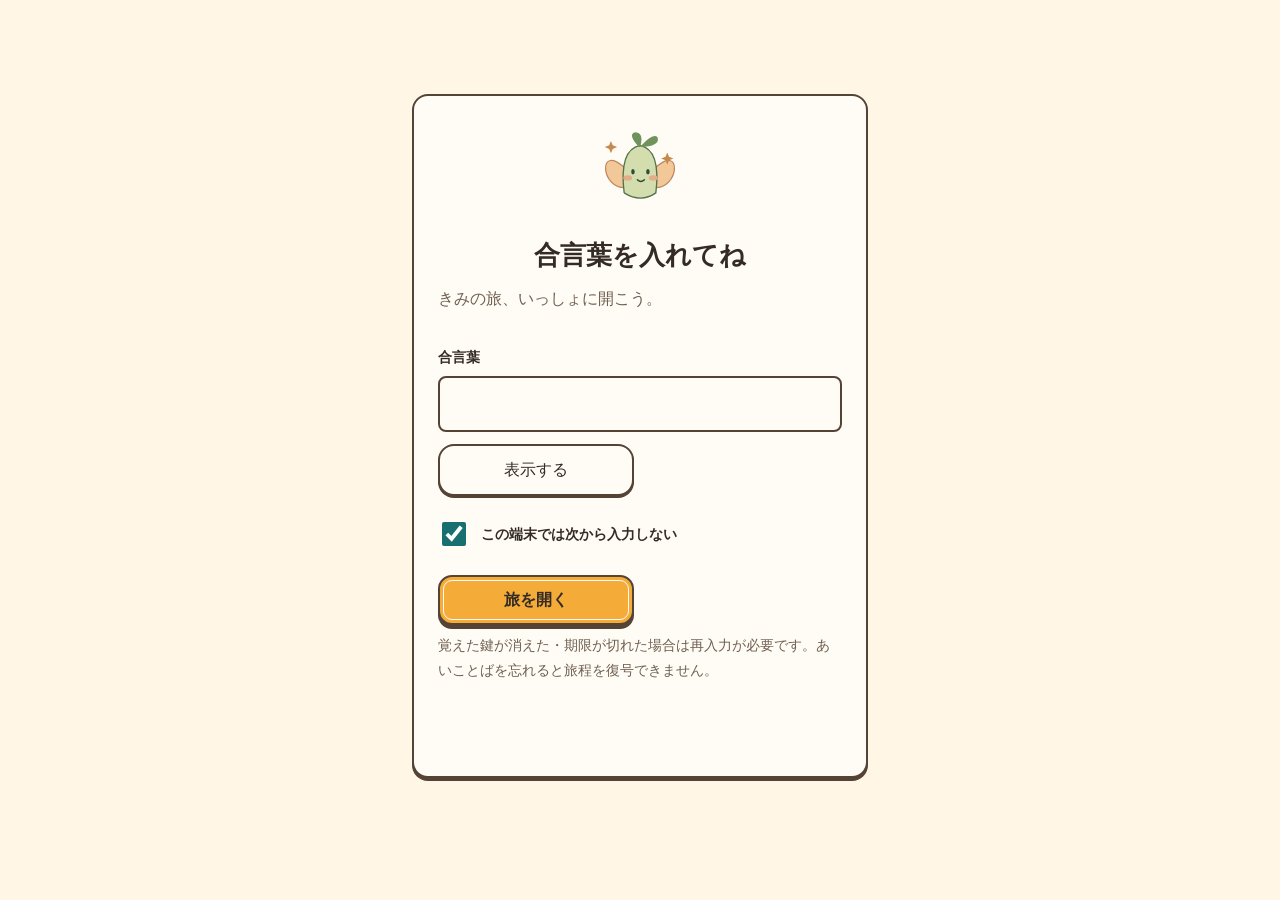
<file: index.html>
<!doctype html>
<html lang="ja">
<head>
<meta charset="utf-8">
<meta name="viewport" content="width=device-width,initial-scale=1,viewport-fit=cover">
<meta name="theme-color" content="#FFF6E5">
<meta name="color-scheme" content="light dark">
<meta name="mobile-web-app-capable" content="yes">
<meta name="apple-mobile-web-app-capable" content="yes">
<meta name="apple-mobile-web-app-title" content="たびのこ">
<meta name="apple-mobile-web-app-status-bar-style" content="default">
<title>たびのこ — 旅のしおり</title>
<link rel="manifest" href="manifest.webmanifest">
<link rel="apple-touch-icon" href="icons/apple-touch-icon.png">
<link rel="icon" href="icons/icon-192.png">
<link rel="stylesheet" href="css/base.css">
<link rel="stylesheet" href="css/motion.css">
<link rel="stylesheet" href="css/mod-progress.css">
<link rel="stylesheet" href="css/mod-plan.css">
<link rel="stylesheet" href="css/mod-compose.css">
<link rel="stylesheet" href="css/mod-timeline.css">
<link rel="stylesheet" href="css/mod-map.css">
<link rel="stylesheet" href="css/mod-fairy.css">
<link rel="stylesheet" href="css/mod-recap.css">
<link rel="stylesheet" href="css/mod-notes.css">
<link rel="stylesheet" href="css/mod-onboarding.css">
<link rel="stylesheet" href="css/mod-suggest.css">
<link rel="stylesheet" href="css/mod-settings.css">
<link rel="stylesheet" href="css/mod-movie.css">
<link rel="stylesheet" href="css/mod-upgrade.css">
<link rel="stylesheet" href="css/mod-legal.css">
<!-- この殻（index.html）は platform だけが触る。モジュールは自分の js/css が既にここに並んでいる。 -->
</head>
<body>
<div class="shell">
  <header>
    <div class="brand"><svg aria-hidden="true"><use href="#fairy"/></svg>たびのこ</div>
    <div id="slot-header-tools" class="header-tools"></div>
    <div id="slot-hud" class="travel-hud" aria-label="旅の状態"></div>
  </header>
  <div id="slot-banner"></div>
  <main id="main" tabindex="-1"><noscript><div class="card">たびのこは JavaScript を使います。ブラウザの設定で JavaScript をオンにしてください。</div></noscript></main>
</div>
<div id="slot-fairy" role="status" aria-live="polite"></div>
<nav id="nav" aria-label="メインナビゲーション"></nav>
<div id="toast" class="toast" role="status" aria-live="polite"></div>
<dialog id="dialog"></dialog>
<div id="reward-band" class="reward-band" role="group" aria-live="off"></div>

<!-- core（順序が大事） -->
<script src="js/core/bus.js"></script>
<script src="js/core/util.js"></script>
<script src="js/core/model.js"></script>
<script src="js/core/store.js"></script>
<script src="js/core/migrate.js"></script>
<script src="js/core/data.js"></script>
<script src="js/core/ui.js"></script>
<script src="js/core/photo.js"></script>
<script src="js/core/voice.js"></script>
<script src="js/core/router.js"></script>
<script src="js/core/progress.js"></script>
<script src="js/core/notebook.js"></script>
  <script src="js/core/feedback.js"></script>
<script src="js/modules/progress.js"></script>
<script src="js/core/license.js"></script>
<script src="js/core/tap-counter.js"></script>
<script src="js/core/movie-render.js"></script>
<!-- modules（順序は表示に影響しない。tab.order で並ぶ） -->
<script src="js/modules/plan.js"></script>
<script src="js/modules/compose.js"></script>
<script src="js/modules/timeline.js"></script>
<script src="js/modules/map.js"></script>
<script src="js/modules/fairy.js"></script>
<script src="js/modules/recap.js"></script>
<script src="js/modules/notes.js"></script>
<script src="js/modules/onboarding.js"></script>
<script src="js/modules/suggest.js"></script>
<script src="js/modules/settings.js"></script>
<script src="js/modules/movie.js"></script>
<script src="js/modules/upgrade.js"></script>
<script src="js/modules/about.js" data-app-version="2.1.0"></script>
<!-- 起動 -->
<script src="js/core/pwa.js"></script>
<script src="js/core/unlock.js"></script>
<script src="js/core/boot.js"></script>
</body>
</html>
</file>
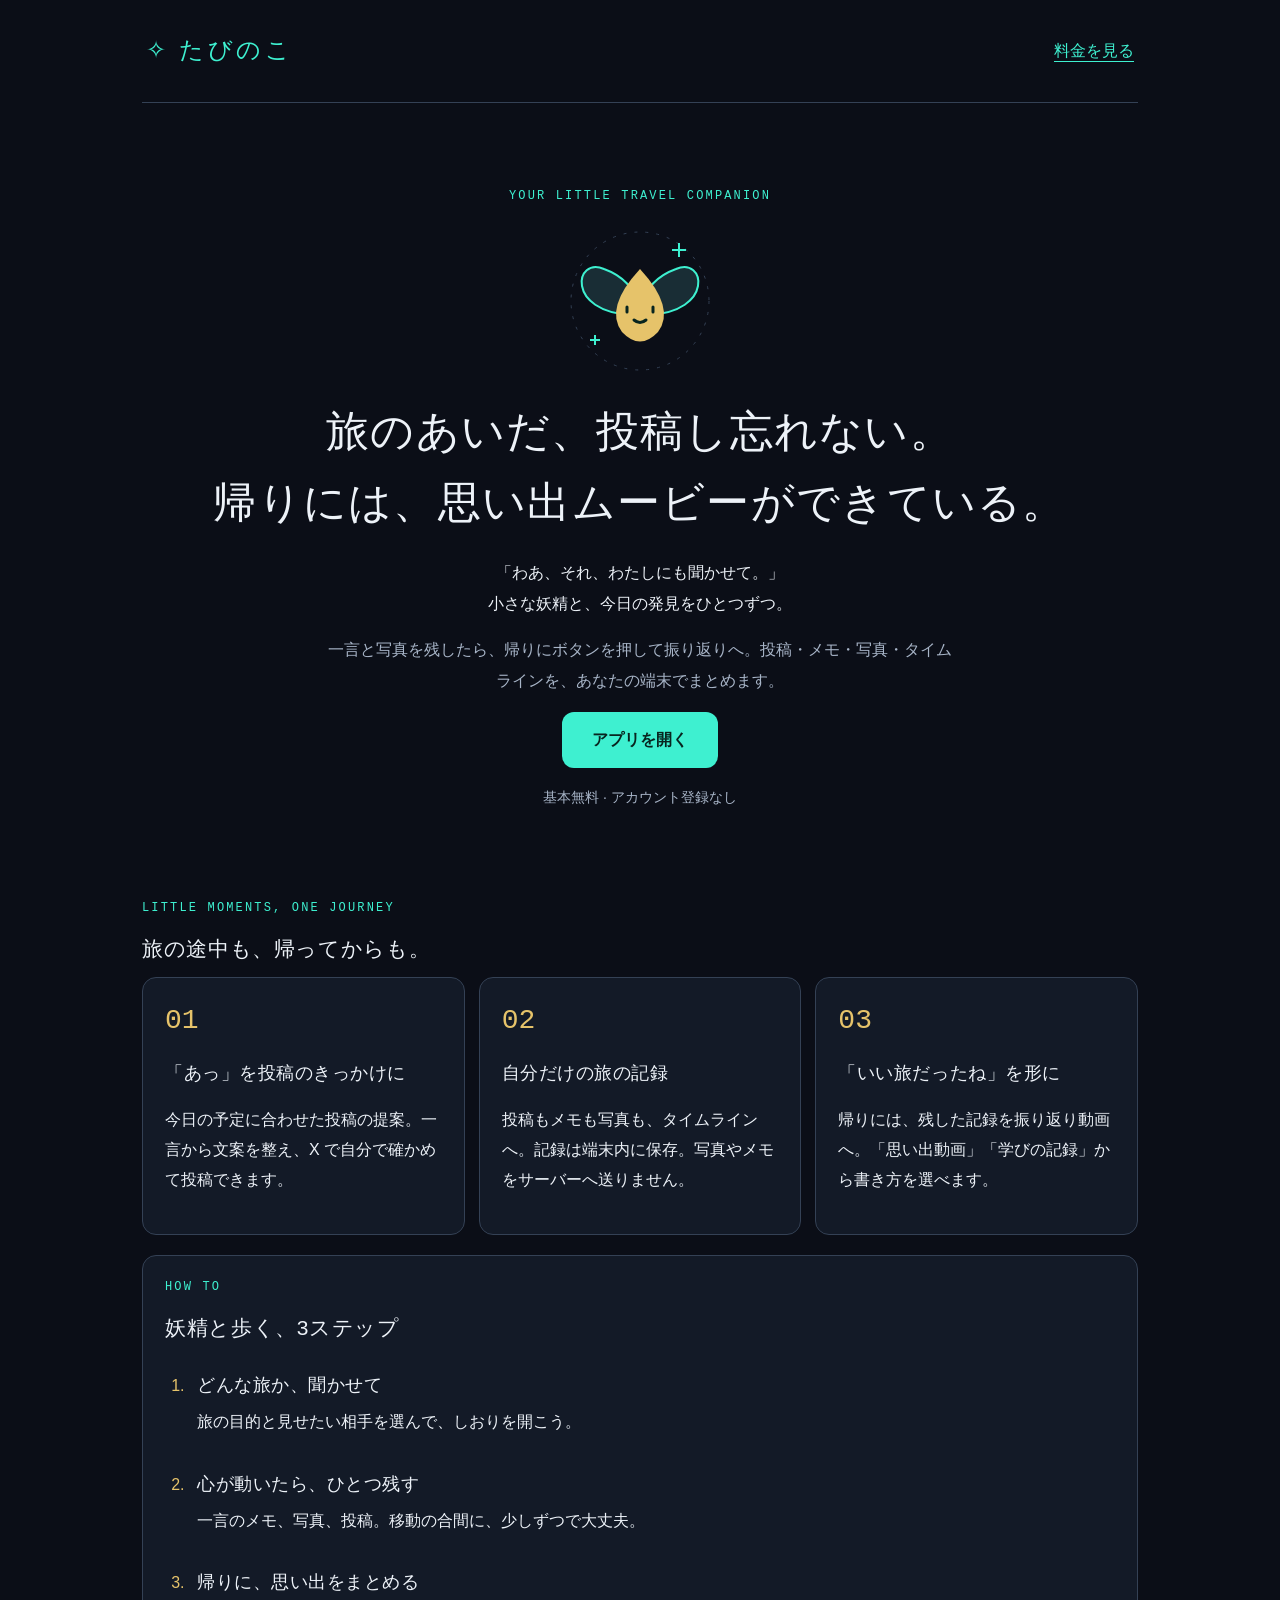
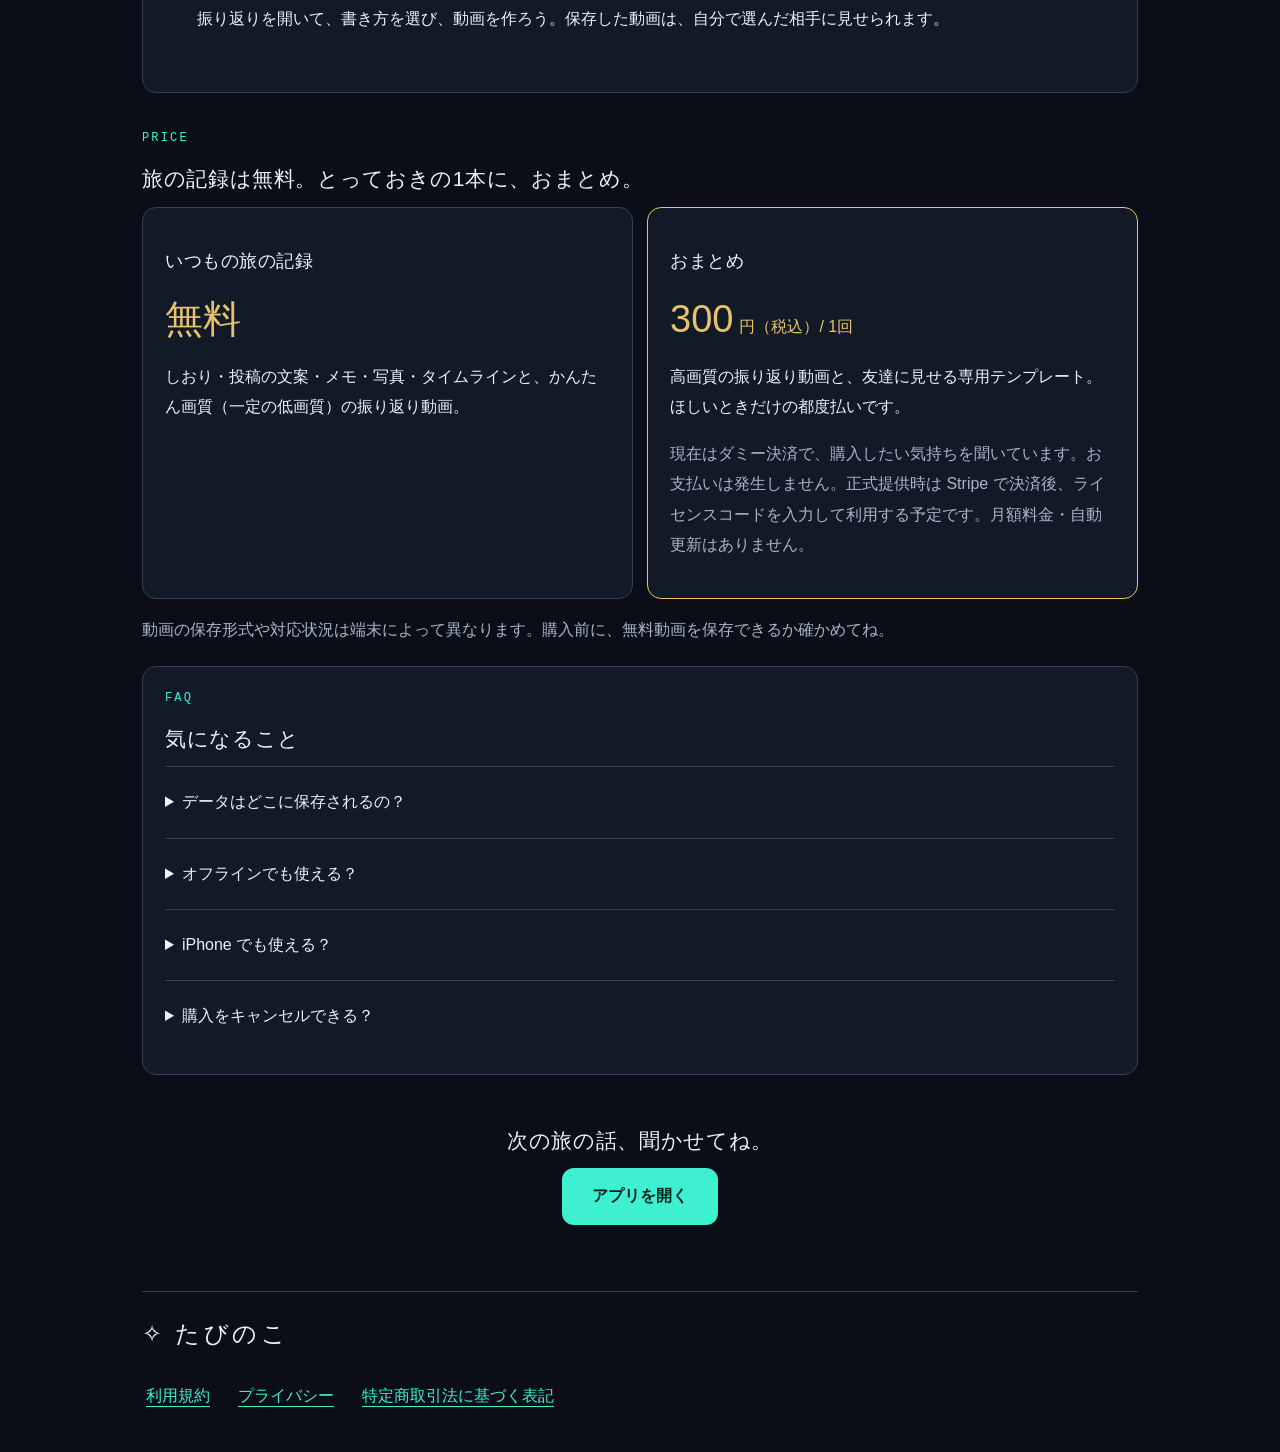
<file: landing/index.html>
<!doctype html>
<html lang="ja" data-app-url="/tabinoko/">
<head>
  <meta charset="utf-8">
  <meta name="viewport" content="width=device-width,initial-scale=1,viewport-fit=cover">
  <meta name="theme-color" content="#0b0e17">
  <meta name="description" content="旅のあいだ、投稿し忘れない。帰りには、思い出ムービーができている。妖精と残す、旅のしおり・投稿・写真・メモ。">
  <meta property="og:type" content="website">
  <meta property="og:locale" content="ja_JP">
  <meta property="og:site_name" content="たびのこ">
  <meta property="og:title" content="たびのこ — 旅の記録を、妖精と。">
  <meta property="og:description" content="投稿・メモ・写真をひとつの思い出に。かんたん画質は無料、おまとめは1回300円。">
  <title>たびのこ — 旅の記録を、妖精と。</title>
  <link rel="stylesheet" href="../legal/legal.css">
  <link rel="stylesheet" href="landing.css">
  <script src="landing.js" defer></script>
</head>
<body><div class="shell">
  <a class="skip" href="#main">本文へ</a>
  <header><a class="brand" href="#main">✧ たびのこ</a><a href="#pricing">料金を見る</a></header>
  <main id="main">
    <div class="hero">
      <p class="eyebrow">YOUR LITTLE TRAVEL COMPANION</p>
      <svg class="landing-fairy" viewBox="0 0 160 160" aria-hidden="true" focusable="false">
        <circle cx="80" cy="80" r="69" fill="none" stroke="#344155" stroke-dasharray="3 8"/>
        <path d="M72 94C5 91 15 35 44 48Q72 58 80 86M88 94C155 91 145 35 116 48Q88 58 80 86" fill="#192d35" stroke="#3ef0d0" stroke-width="2"/>
        <path d="M80 48Q44 87 62 111Q80 130 98 111Q116 87 80 48Z" fill="#e6c36a"/>
        <path d="M67 86v5m26-5v5m-19 8q6 5 12 0" fill="none" stroke="#08251f" stroke-width="3" stroke-linecap="round"/>
        <path d="M119 22v14m-7-7h14M35 114v10m-5-5h10" stroke="#3ef0d0" stroke-width="2"/>
      </svg>
      <h1>旅のあいだ、投稿し忘れない。<br>帰りには、思い出ムービーができている。</h1>
      <p>「わあ、それ、わたしにも聞かせて。」<br>小さな妖精と、今日の発見をひとつずつ。</p>
      <p class="muted">一言と写真を残したら、帰りにボタンを押して振り返りへ。投稿・メモ・写真・タイムラインを、あなたの端末でまとめます。</p>
      <a class="cta" data-open-app href="/tabinoko/">アプリを開く</a>
      <p class="hero-note">基本無料 · アカウント登録なし</p>
    </div>
    <div class="section-head"><p class="eyebrow">LITTLE MOMENTS, ONE JOURNEY</p><h2>旅の途中も、帰ってからも。</h2></div>
    <div class="value-grid">
      <section><span class="number" aria-hidden="true">01</span><h3>「あっ」を投稿のきっかけに</h3><p>今日の予定に合わせた投稿の提案。一言から文案を整え、X で自分で確かめて投稿できます。</p></section>
      <section><span class="number" aria-hidden="true">02</span><h3>自分だけの旅の記録</h3><p>投稿もメモも写真も、タイムラインへ。記録は端末内に保存。写真やメモをサーバーへ送りません。</p></section>
      <section><span class="number" aria-hidden="true">03</span><h3>「いい旅だったね」を形に</h3><p>帰りには、残した記録を振り返り動画へ。「思い出動画」「学びの記録」から書き方を選べます。</p></section>
    </div>
    <section><p class="eyebrow">HOW TO</p><h2>妖精と歩く、3ステップ</h2><ol class="steps">
      <li><h3>どんな旅か、聞かせて</h3><p>旅の目的と見せたい相手を選んで、しおりを開こう。</p></li>
      <li><h3>心が動いたら、ひとつ残す</h3><p>一言のメモ、写真、投稿。移動の合間に、少しずつで大丈夫。</p></li>
      <li><h3>帰りに、思い出をまとめる</h3><p>振り返りを開いて、書き方を選び、動画を作ろう。保存した動画は、自分で選んだ相手に見せられます。</p></li>
    </ol></section>
    <div class="section-head" id="pricing"><p class="eyebrow">PRICE</p><h2>旅の記録は無料。とっておきの1本に、おまとめ。</h2></div>
    <div class="price-grid">
      <section><h3>いつもの旅の記録</h3><p class="price">無料</p><p>しおり・投稿の文案・メモ・写真・タイムラインと、かんたん画質（一定の低画質）の振り返り動画。</p></section>
      <section class="paid"><h3>おまとめ</h3><p class="price">300<span>円（税込）/ 1回</span></p><p>高画質の振り返り動画と、友達に見せる専用テンプレート。ほしいときだけの都度払いです。</p><p class="muted">現在はダミー決済で、購入したい気持ちを聞いています。お支払いは発生しません。正式提供時は Stripe で決済後、ライセンスコードを入力して利用する予定です。月額料金・自動更新はありません。</p></section>
    </div>
    <p class="muted">動画の保存形式や対応状況は端末によって異なります。購入前に、無料動画を保存できるか確かめてね。</p>
    <section class="faq"><p class="eyebrow">FAQ</p><h2>気になること</h2>
      <details><summary>データはどこに保存されるの？</summary><p>購入意向の匿名の回数のみ送信する場合があります（個人は特定しません）。送るのは購入ボタン・希望送信の段階、アプリのバージョン、日時のみです。端末ID・写真・メモは送りません。写真・メモ・投稿などは、使っている端末のブラウザ内に保存します。写真・メモを当方のサーバーへ送りません。端末を変えるときや記録を守りたいときは、「設定とバックアップ」から写真つきのファイルを書き出してね。旅程を共有する場合、公開されるのは暗号化済みの旅程のみです。</p></details>
      <details><summary>オフラインでも使える？</summary><p>最初は通信できる場所でアプリを開き、設定でオフラインの準備完了を確認してください。その後はメモや記録を端末内で残せます。地図は OpenFreeMap（OpenStreetMap データ）です。表示時に表示範囲の地図データを OpenFreeMap から取得します。端末の現在地は取得せず、位置情報は送りません。表示範囲と IP アドレスなどは提供元に伝わります。Google Maps はキーを設定した場合のみ使います。設定から周辺のライト地図を事前保存でき、オフラインでは保存済み範囲を表示できます（容量上限・自動消去あり）。未保存の地図、X への投稿、購入には通信が必要です。</p></details>
      <details><summary>iPhone でも使える？</summary><p>Safari で利用できます。共有メニューから「ホーム画面に追加」すると開きやすいよ。動画は対応環境で MP4（H.264）を優先し、使えなければ WebM で保存します。どちらにも対応しない場合は動画を書き出せないため、画面の案内を確認してください。</p></details>
      <details><summary>購入をキャンセルできる？</summary><p>デジタルコンテンツのため、コード発行後の利用者都合による返金は原則不可です。コードが届かない、動かないなどの不具合は対応します。詳しくは特定商取引法に基づく表記をご覧ください。</p><a href="../legal/tokushoho.html">購入条件を見る</a></details>
    </section>
    <div class="closing"><h2>次の旅の話、聞かせてね。</h2><a class="cta" data-open-app href="/tabinoko/">アプリを開く</a><p data-app-status role="status" hidden>アプリへの案内を準備しています。またあとで来てね。</p></div>
  </main>
  <footer><p class="brand">✧ たびのこ</p><nav aria-label="関連ページ"><a href="../legal/terms.html">利用規約</a><a href="../legal/privacy.html">プライバシー</a><a href="../legal/tokushoho.html">特定商取引法に基づく表記</a></nav></footer>
</div></body>
</html>
</file>
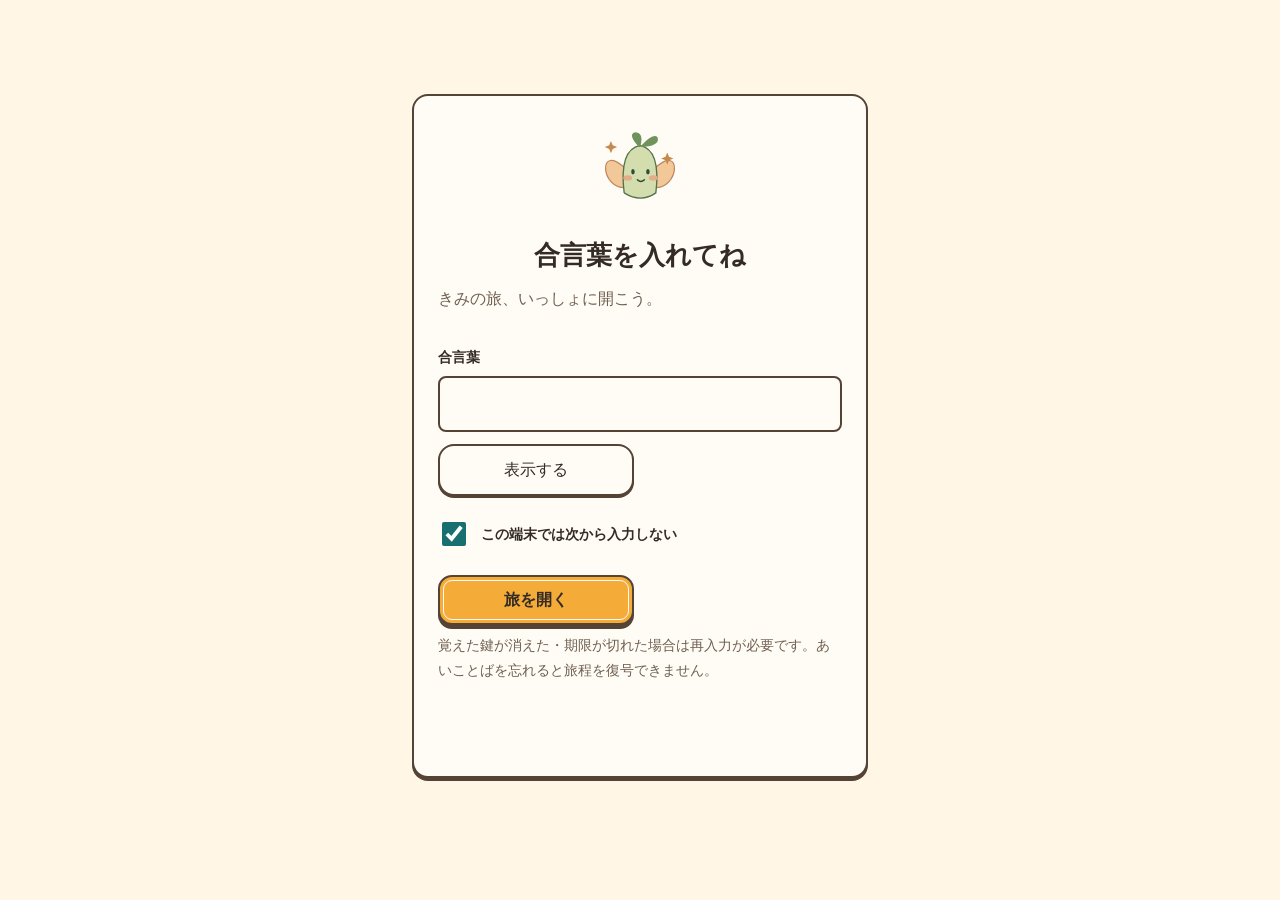
<file: reset.html>
<!doctype html>
<html lang="ja"><head><meta charset="utf-8"><meta name="viewport" content="width=device-width,initial-scale=1">
<title>たびのこ 更新</title>
<style>body{margin:0;min-height:100vh;display:grid;place-items:center;background:#FFF6E5;color:#3b2a1e;font:16px/1.7 ui-rounded,"Hiragino Maru Gothic ProN",system-ui,sans-serif;text-align:center;padding:24px}main{max-width:22em}a{color:#a4531f}</style></head>
<body><main><h1 style="font-size:1.2rem">新しい版に入れ替えています…</h1><p id="s">少し待ってね。メモや写真は消えません。</p></main>
<script>
(async () => {
  const s = document.getElementById('s');
  try {
    if (navigator.serviceWorker) { const regs = await navigator.serviceWorker.getRegistrations(); await Promise.all(regs.map(r => r.unregister())); }
    if (window.caches) { const keys = await caches.keys(); await Promise.all(keys.map(k => caches.delete(k))); }
    s.textContent = '入れ替えました。開き直します。';
    setTimeout(() => location.replace('./?v=' + Date.now()), 600);
  } catch (e) { s.innerHTML = 'うまくいきませんでした。<a href="./">アプリへ戻る</a>'; }
})();
</script></body></html>
</file>
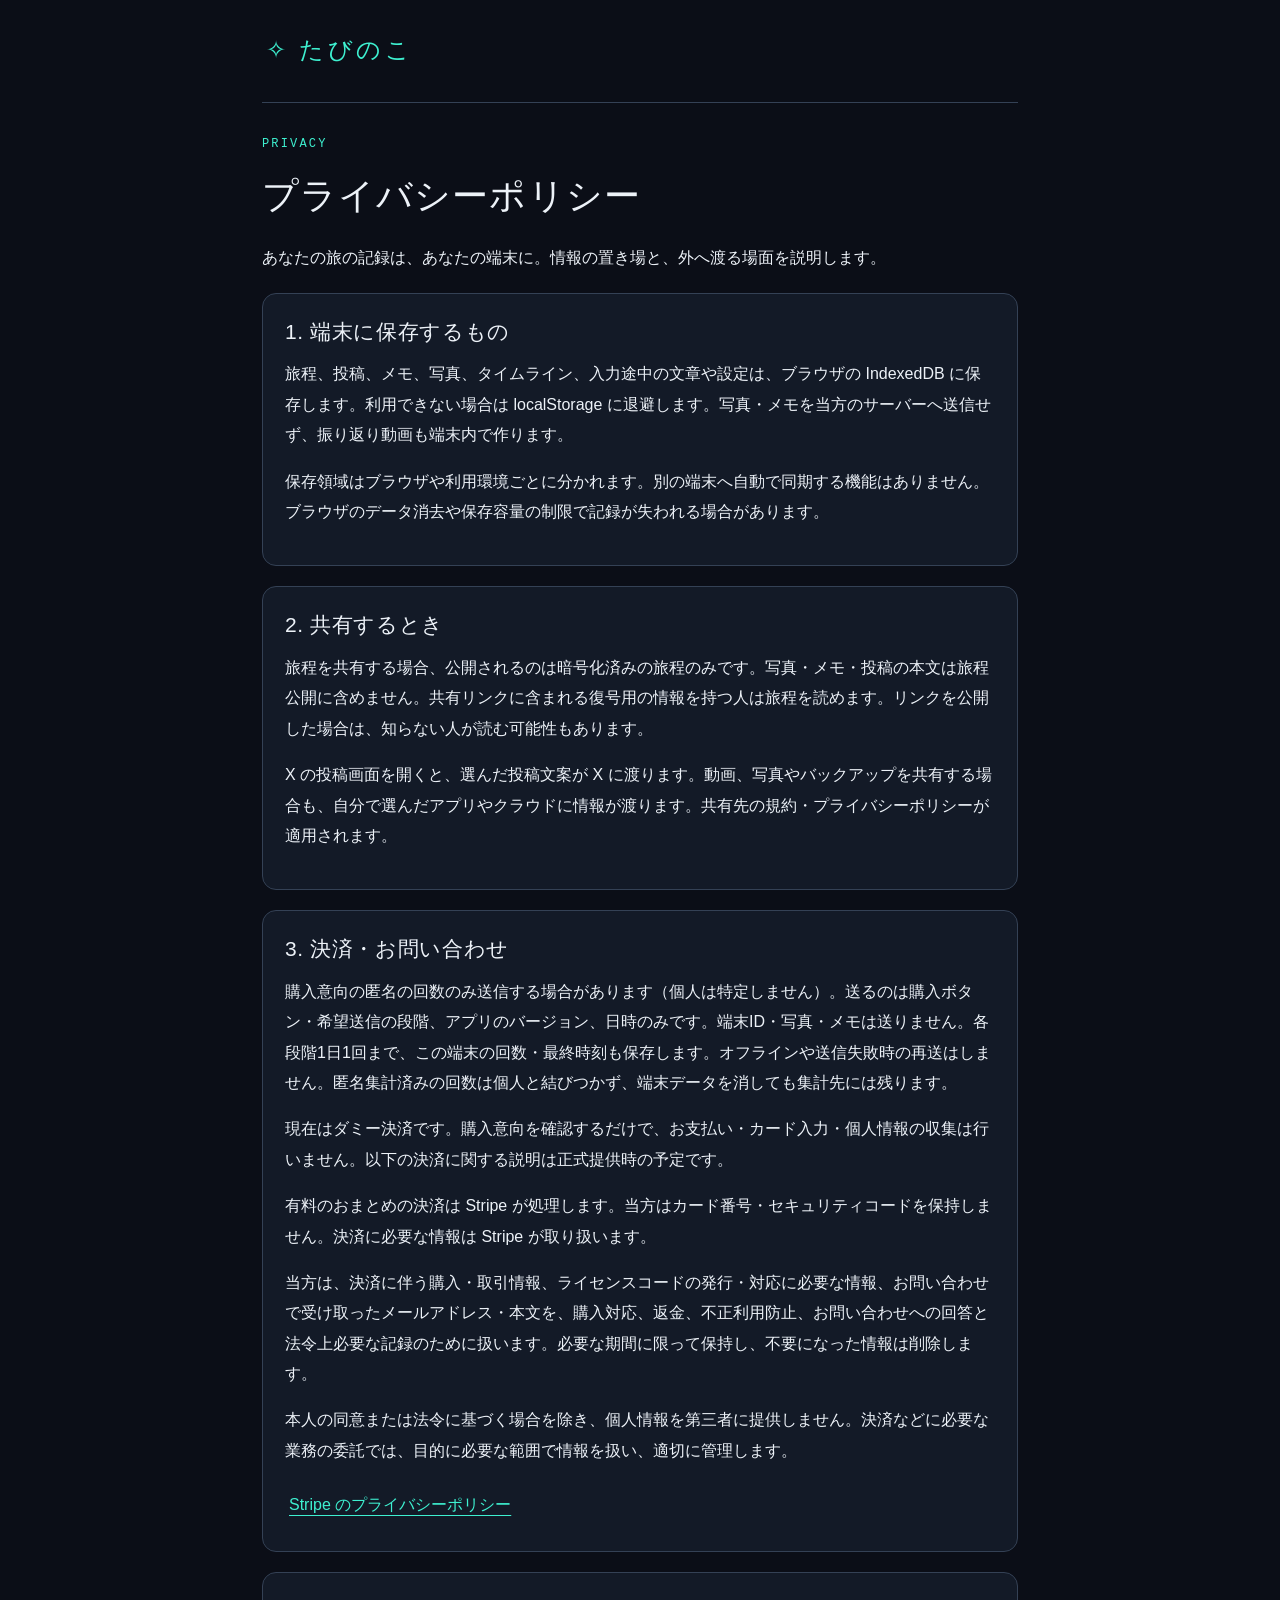
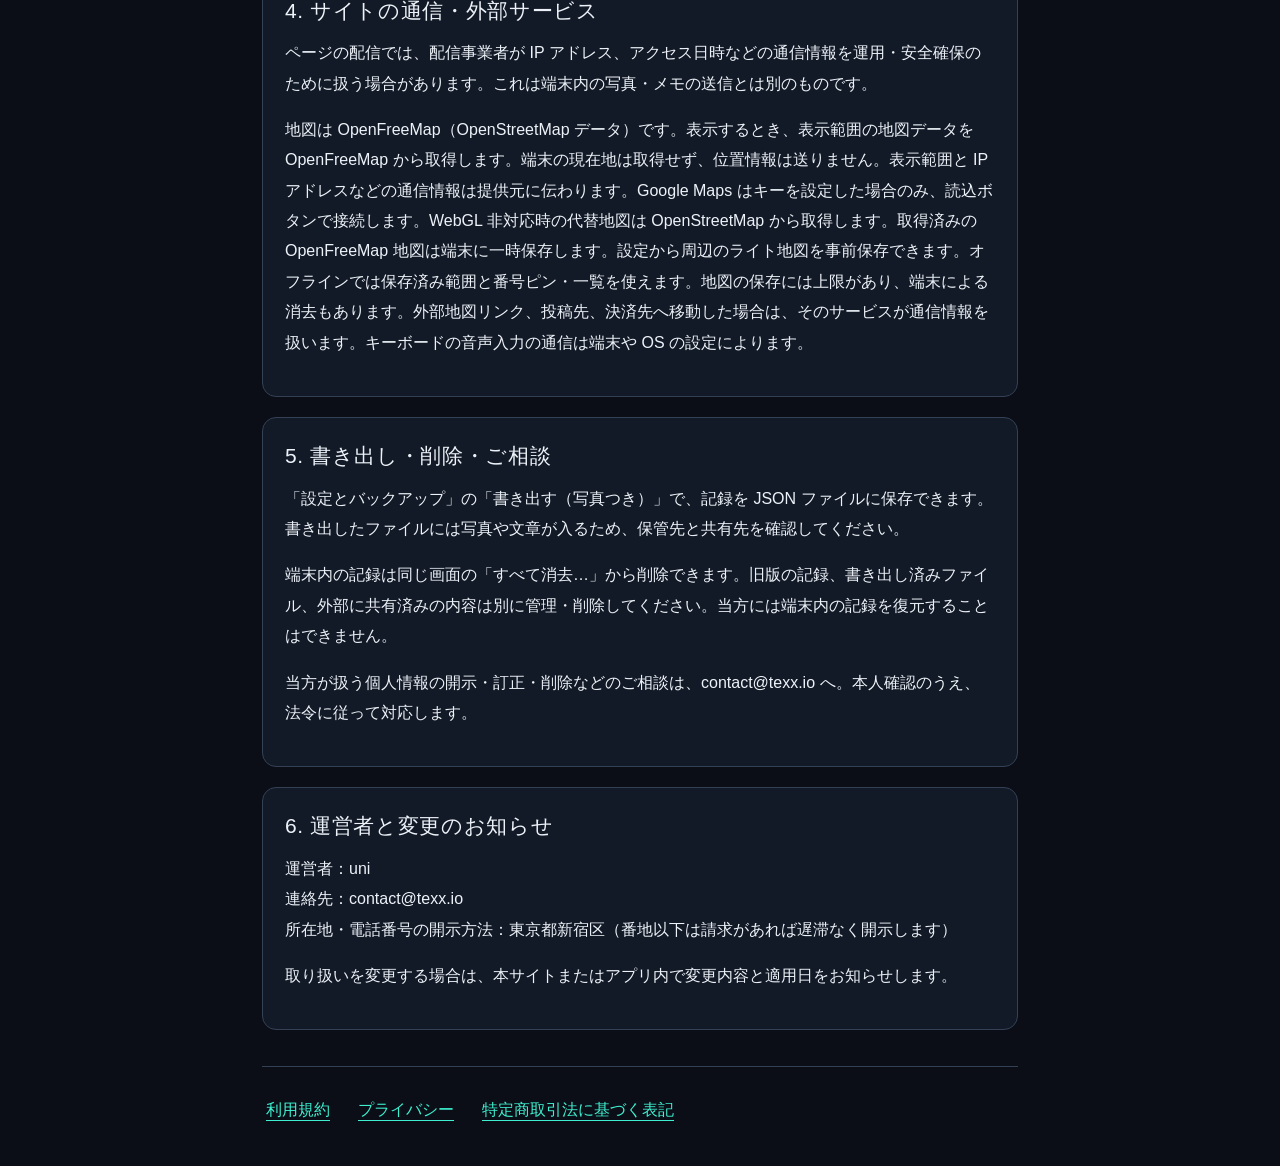
<file: legal/privacy.html>
<!doctype html>
<html lang="ja">
<head>
  <meta charset="utf-8">
  <meta name="viewport" content="width=device-width,initial-scale=1,viewport-fit=cover">
  <meta name="theme-color" content="#0b0e17">
  <meta name="description" content="たびのこの記録は端末内に保存。共有や決済で扱う情報と、書き出し・削除について。">
  <title>プライバシーポリシー — たびのこ</title>
  <link rel="stylesheet" href="legal.css">
</head>
<body><div class="shell">
  <a class="skip" href="#main">本文へ</a>
  <header><a class="brand" href="../landing/index.html">✧ たびのこ</a></header>
  <main id="main">
    <p class="eyebrow">PRIVACY</p><h1>プライバシーポリシー</h1>
    <p>あなたの旅の記録は、あなたの端末に。情報の置き場と、外へ渡る場面を説明します。</p>
    <section><h2>1. 端末に保存するもの</h2>
      <p>旅程、投稿、メモ、写真、タイムライン、入力途中の文章や設定は、ブラウザの IndexedDB に保存します。利用できない場合は localStorage に退避します。写真・メモを当方のサーバーへ送信せず、振り返り動画も端末内で作ります。</p>
      <p>保存領域はブラウザや利用環境ごとに分かれます。別の端末へ自動で同期する機能はありません。ブラウザのデータ消去や保存容量の制限で記録が失われる場合があります。</p>
    </section>
    <section><h2>2. 共有するとき</h2>
      <p>旅程を共有する場合、公開されるのは暗号化済みの旅程のみです。写真・メモ・投稿の本文は旅程公開に含めません。共有リンクに含まれる復号用の情報を持つ人は旅程を読めます。リンクを公開した場合は、知らない人が読む可能性もあります。</p>
      <p>X の投稿画面を開くと、選んだ投稿文案が X に渡ります。動画、写真やバックアップを共有する場合も、自分で選んだアプリやクラウドに情報が渡ります。共有先の規約・プライバシーポリシーが適用されます。</p>
    </section>
    <section><h2>3. 決済・お問い合わせ</h2>
      <p>購入意向の匿名の回数のみ送信する場合があります（個人は特定しません）。送るのは購入ボタン・希望送信の段階、アプリのバージョン、日時のみです。端末ID・写真・メモは送りません。各段階1日1回まで、この端末の回数・最終時刻も保存します。オフラインや送信失敗時の再送はしません。匿名集計済みの回数は個人と結びつかず、端末データを消しても集計先には残ります。</p>
      <p>現在はダミー決済です。購入意向を確認するだけで、お支払い・カード入力・個人情報の収集は行いません。以下の決済に関する説明は正式提供時の予定です。</p>
      <p>有料のおまとめの決済は Stripe が処理します。当方はカード番号・セキュリティコードを保持しません。決済に必要な情報は Stripe が取り扱います。</p>
      <p>当方は、決済に伴う購入・取引情報、ライセンスコードの発行・対応に必要な情報、お問い合わせで受け取ったメールアドレス・本文を、購入対応、返金、不正利用防止、お問い合わせへの回答と法令上必要な記録のために扱います。必要な期間に限って保持し、不要になった情報は削除します。</p>
      <p>本人の同意または法令に基づく場合を除き、個人情報を第三者に提供しません。決済などに必要な業務の委託では、目的に必要な範囲で情報を扱い、適切に管理します。</p>
      <a href="https://stripe.com/jp/privacy" rel="noreferrer">Stripe のプライバシーポリシー</a>
    </section>
    <section><h2>4. サイトの通信・外部サービス</h2>
      <p>ページの配信では、配信事業者が IP アドレス、アクセス日時などの通信情報を運用・安全確保のために扱う場合があります。これは端末内の写真・メモの送信とは別のものです。</p>
      <p>地図は OpenFreeMap（OpenStreetMap データ）です。表示するとき、表示範囲の地図データを OpenFreeMap から取得します。端末の現在地は取得せず、位置情報は送りません。表示範囲と IP アドレスなどの通信情報は提供元に伝わります。Google Maps はキーを設定した場合のみ、読込ボタンで接続します。WebGL 非対応時の代替地図は OpenStreetMap から取得します。取得済みの OpenFreeMap 地図は端末に一時保存します。設定から周辺のライト地図を事前保存できます。オフラインでは保存済み範囲と番号ピン・一覧を使えます。地図の保存には上限があり、端末による消去もあります。外部地図リンク、投稿先、決済先へ移動した場合は、そのサービスが通信情報を扱います。キーボードの音声入力の通信は端末や OS の設定によります。</p>
    </section>
    <section><h2>5. 書き出し・削除・ご相談</h2>
      <p>「設定とバックアップ」の「書き出す（写真つき）」で、記録を JSON ファイルに保存できます。書き出したファイルには写真や文章が入るため、保管先と共有先を確認してください。</p>
      <p>端末内の記録は同じ画面の「すべて消去…」から削除できます。旧版の記録、書き出し済みファイル、外部に共有済みの内容は別に管理・削除してください。当方には端末内の記録を復元することはできません。</p>
      <p>当方が扱う個人情報の開示・訂正・削除などのご相談は、contact@texx.io へ。本人確認のうえ、法令に従って対応します。</p>
    </section>
    <section><h2>6. 運営者と変更のお知らせ</h2>
      <p>運営者：uni<br>連絡先：contact@texx.io<br>所在地・電話番号の開示方法：東京都新宿区（番地以下は請求があれば遅滞なく開示します）</p>
      <p>取り扱いを変更する場合は、本サイトまたはアプリ内で変更内容と適用日をお知らせします。</p>
    </section>
  </main>
  <footer><nav aria-label="関連ページ"><a href="terms.html">利用規約</a><a href="privacy.html" aria-current="page">プライバシー</a><a href="tokushoho.html">特定商取引法に基づく表記</a></nav></footer>
</div></body>
</html>
</file>
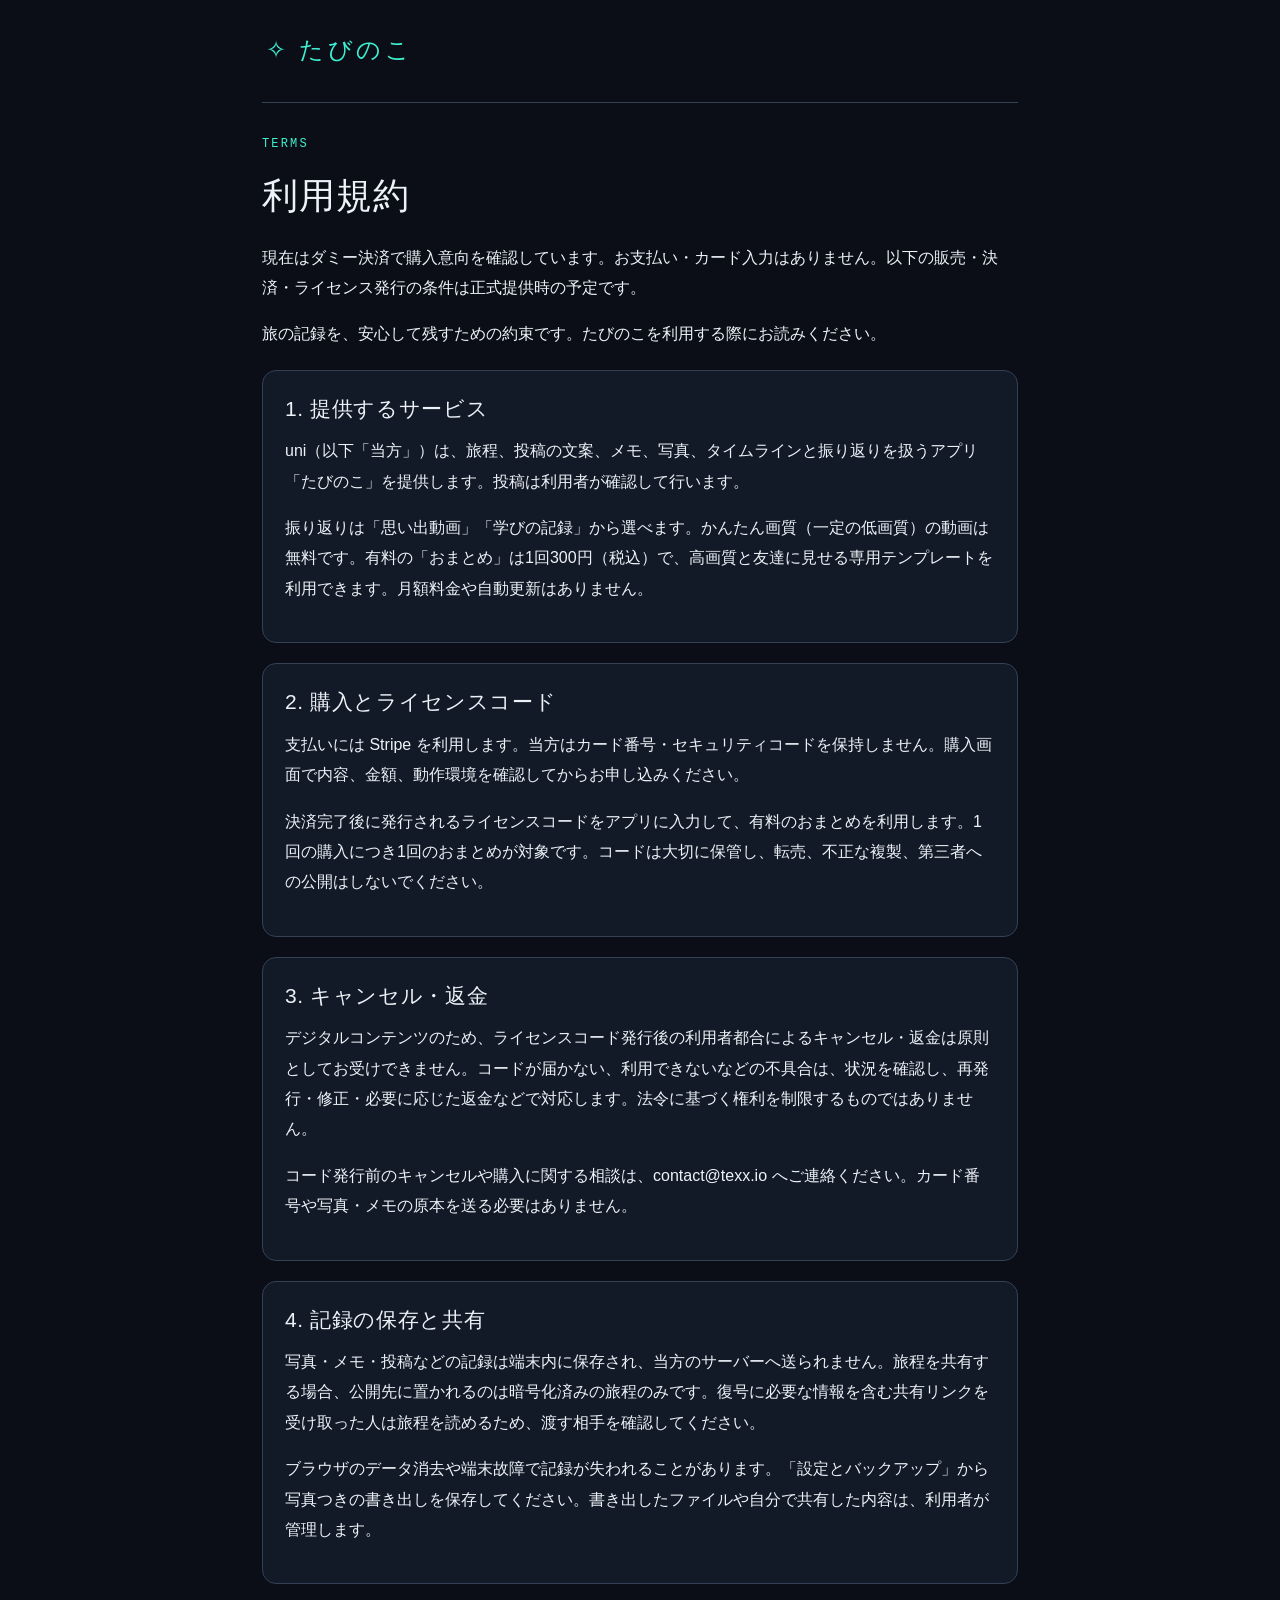
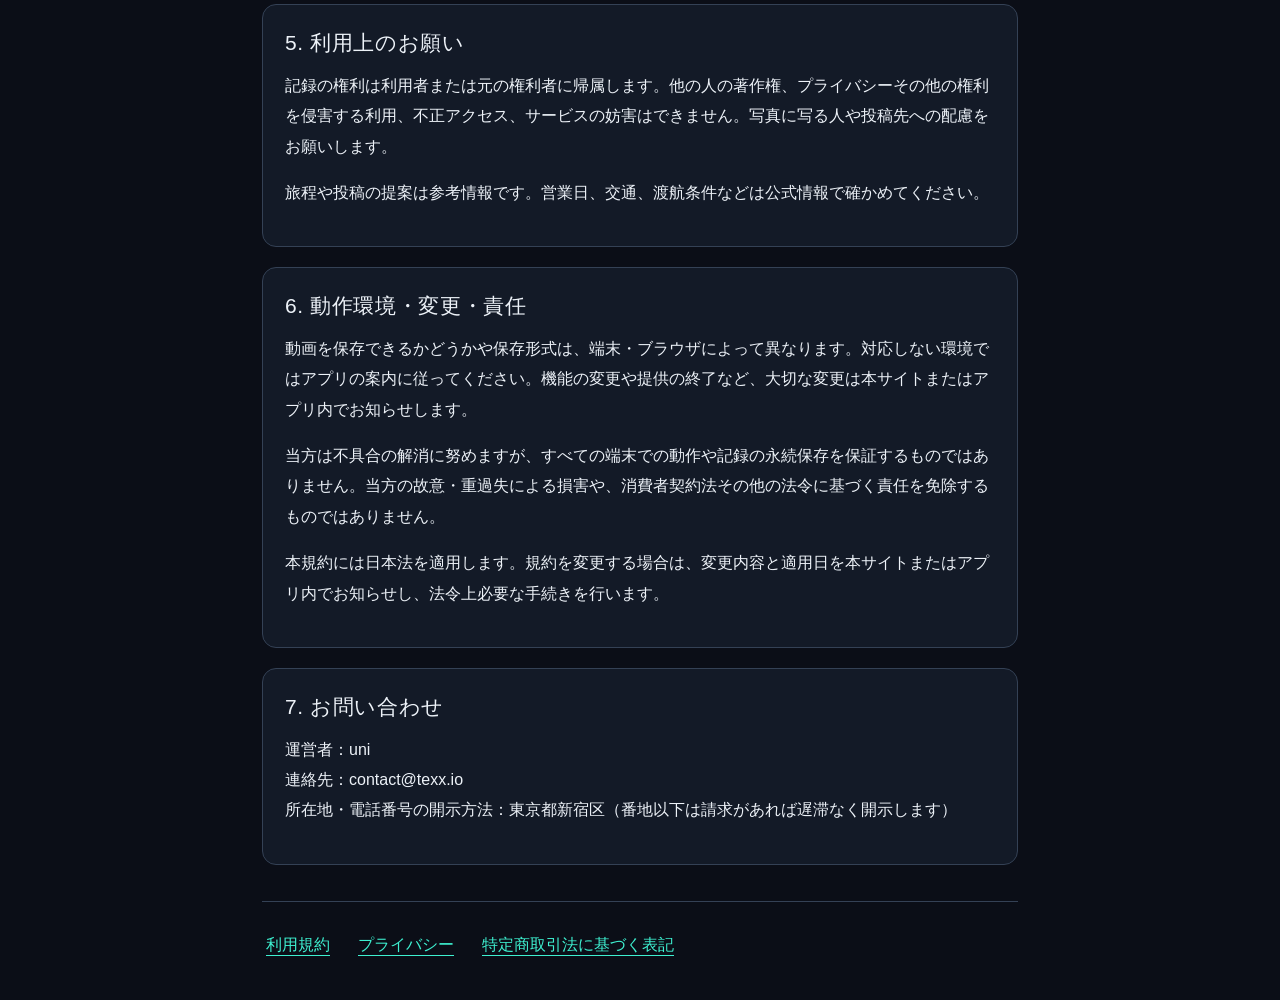
<file: legal/terms.html>
<!doctype html>
<html lang="ja">
<head>
  <meta charset="utf-8">
  <meta name="viewport" content="width=device-width,initial-scale=1,viewport-fit=cover">
  <meta name="theme-color" content="#0b0e17">
  <meta name="description" content="たびのこの利用規約。旅の記録、おまとめ、ライセンスコードについて。">
  <title>利用規約 — たびのこ</title>
  <link rel="stylesheet" href="legal.css">
</head>
<body><div class="shell">
  <a class="skip" href="#main">本文へ</a>
  <header><a class="brand" href="../landing/index.html">✧ たびのこ</a></header>
  <main id="main">
    <p class="eyebrow">TERMS</p><h1>利用規約</h1>
    <p>現在はダミー決済で購入意向を確認しています。お支払い・カード入力はありません。以下の販売・決済・ライセンス発行の条件は正式提供時の予定です。</p>
    <p>旅の記録を、安心して残すための約束です。たびのこを利用する際にお読みください。</p>
    <section><h2>1. 提供するサービス</h2>
      <p>uni（以下「当方」）は、旅程、投稿の文案、メモ、写真、タイムラインと振り返りを扱うアプリ「たびのこ」を提供します。投稿は利用者が確認して行います。</p>
      <p>振り返りは「思い出動画」「学びの記録」から選べます。かんたん画質（一定の低画質）の動画は無料です。有料の「おまとめ」は1回300円（税込）で、高画質と友達に見せる専用テンプレートを利用できます。月額料金や自動更新はありません。</p>
    </section>
    <section><h2>2. 購入とライセンスコード</h2>
      <p>支払いには Stripe を利用します。当方はカード番号・セキュリティコードを保持しません。購入画面で内容、金額、動作環境を確認してからお申し込みください。</p>
      <p>決済完了後に発行されるライセンスコードをアプリに入力して、有料のおまとめを利用します。1回の購入につき1回のおまとめが対象です。コードは大切に保管し、転売、不正な複製、第三者への公開はしないでください。</p>
    </section>
    <section><h2>3. キャンセル・返金</h2>
      <p>デジタルコンテンツのため、ライセンスコード発行後の利用者都合によるキャンセル・返金は原則としてお受けできません。コードが届かない、利用できないなどの不具合は、状況を確認し、再発行・修正・必要に応じた返金などで対応します。法令に基づく権利を制限するものではありません。</p>
      <p>コード発行前のキャンセルや購入に関する相談は、contact@texx.io へご連絡ください。カード番号や写真・メモの原本を送る必要はありません。</p>
    </section>
    <section><h2>4. 記録の保存と共有</h2>
      <p>写真・メモ・投稿などの記録は端末内に保存され、当方のサーバーへ送られません。旅程を共有する場合、公開先に置かれるのは暗号化済みの旅程のみです。復号に必要な情報を含む共有リンクを受け取った人は旅程を読めるため、渡す相手を確認してください。</p>
      <p>ブラウザのデータ消去や端末故障で記録が失われることがあります。「設定とバックアップ」から写真つきの書き出しを保存してください。書き出したファイルや自分で共有した内容は、利用者が管理します。</p>
    </section>
    <section><h2>5. 利用上のお願い</h2>
      <p>記録の権利は利用者または元の権利者に帰属します。他の人の著作権、プライバシーその他の権利を侵害する利用、不正アクセス、サービスの妨害はできません。写真に写る人や投稿先への配慮をお願いします。</p>
      <p>旅程や投稿の提案は参考情報です。営業日、交通、渡航条件などは公式情報で確かめてください。</p>
    </section>
    <section><h2>6. 動作環境・変更・責任</h2>
      <p>動画を保存できるかどうかや保存形式は、端末・ブラウザによって異なります。対応しない環境ではアプリの案内に従ってください。機能の変更や提供の終了など、大切な変更は本サイトまたはアプリ内でお知らせします。</p>
      <p>当方は不具合の解消に努めますが、すべての端末での動作や記録の永続保存を保証するものではありません。当方の故意・重過失による損害や、消費者契約法その他の法令に基づく責任を免除するものではありません。</p>
      <p>本規約には日本法を適用します。規約を変更する場合は、変更内容と適用日を本サイトまたはアプリ内でお知らせし、法令上必要な手続きを行います。</p>
    </section>
    <section><h2>7. お問い合わせ</h2><p>運営者：uni<br>連絡先：contact@texx.io<br>所在地・電話番号の開示方法：東京都新宿区（番地以下は請求があれば遅滞なく開示します）</p></section>
  </main>
  <footer><nav aria-label="関連ページ"><a href="terms.html" aria-current="page">利用規約</a><a href="privacy.html">プライバシー</a><a href="tokushoho.html">特定商取引法に基づく表記</a></nav></footer>
</div></body>
</html>
</file>
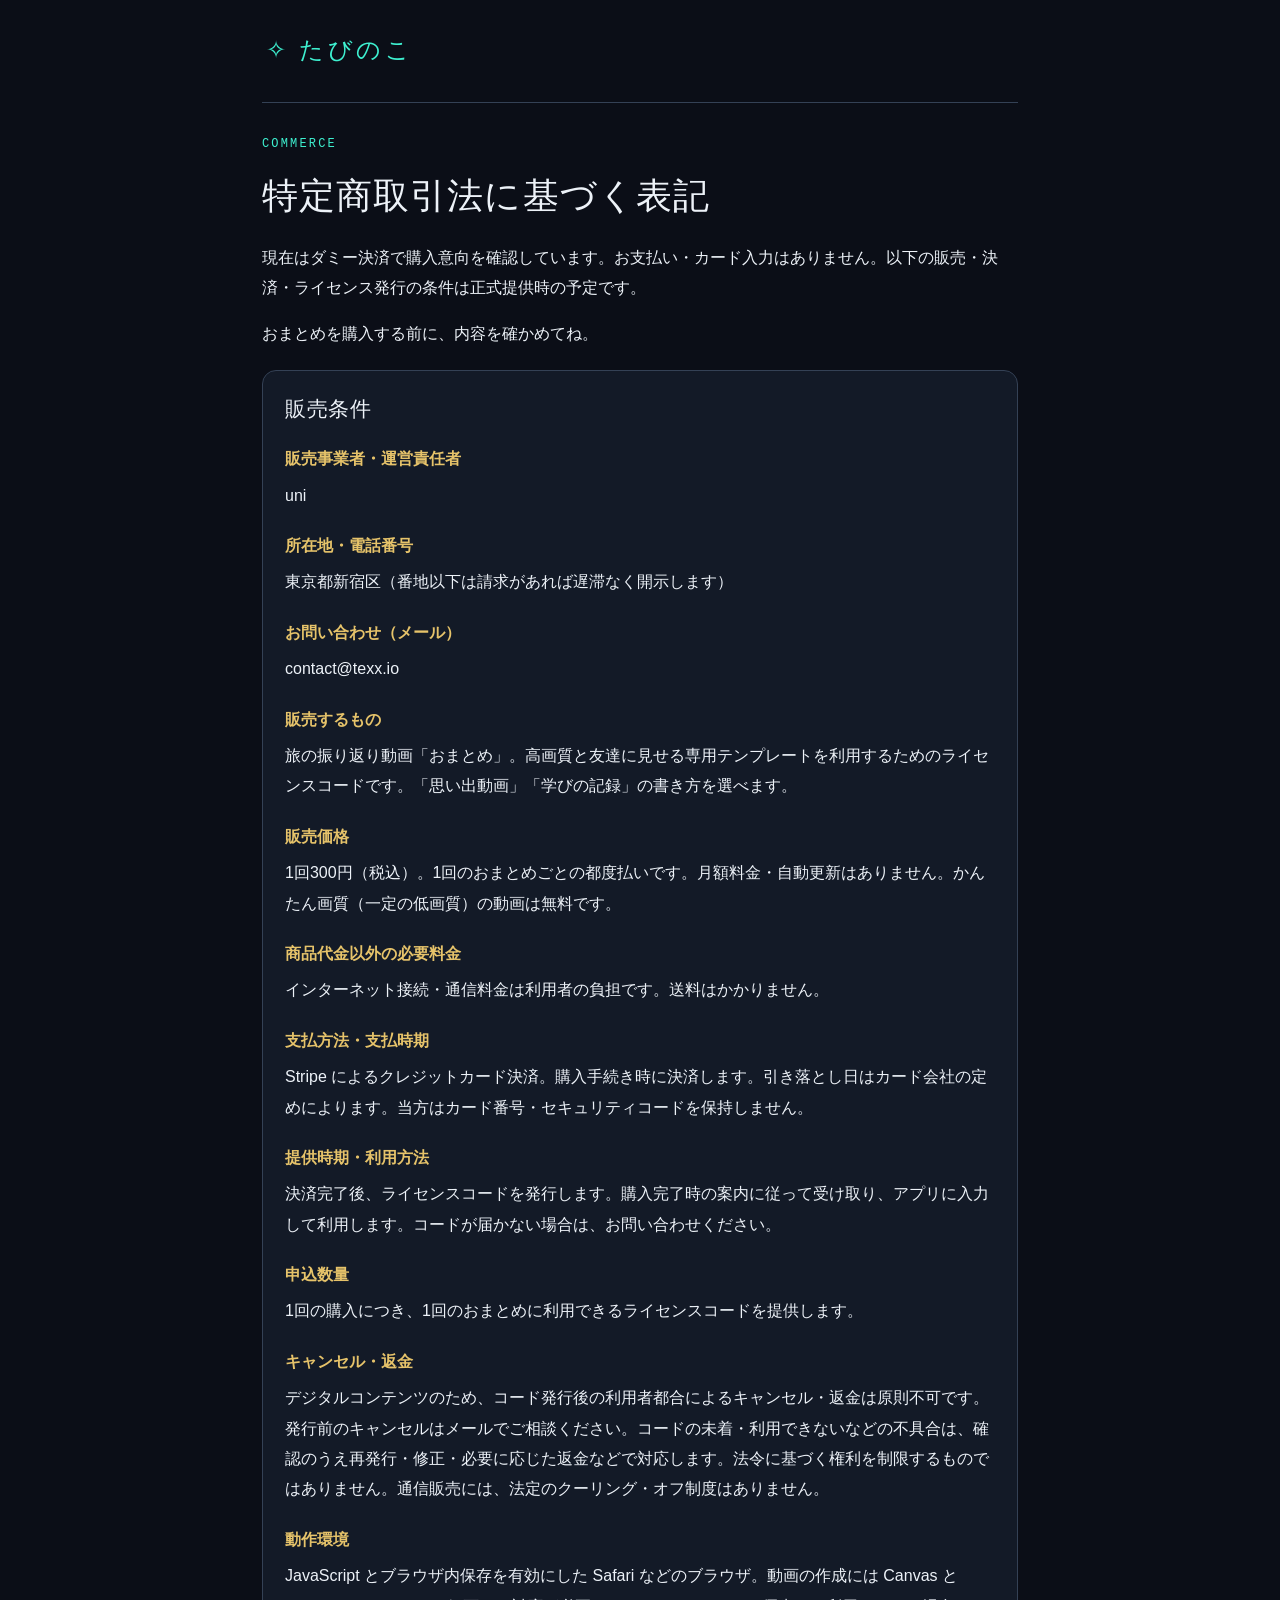
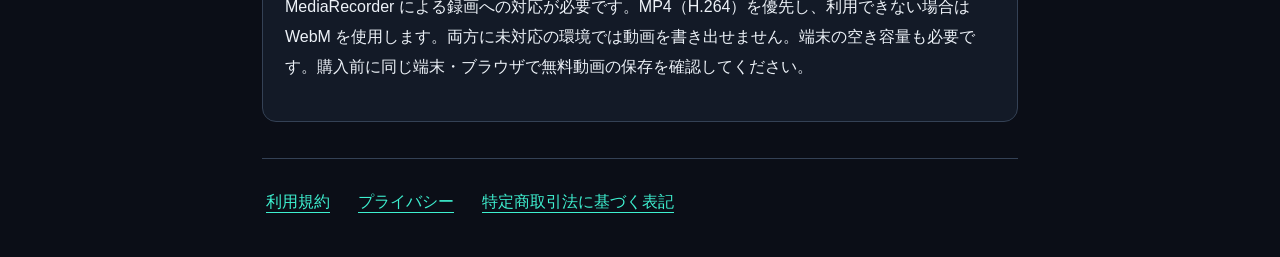
<file: legal/tokushoho.html>
<!doctype html>
<html lang="ja">
<head>
  <meta charset="utf-8">
  <meta name="viewport" content="width=device-width,initial-scale=1,viewport-fit=cover">
  <meta name="theme-color" content="#0b0e17">
  <meta name="description" content="たびのこ「おまとめ」の価格、お支払い、提供時期、キャンセル・返金について。">
  <title>特定商取引法に基づく表記 — たびのこ</title>
  <link rel="stylesheet" href="legal.css">
</head>
<body><div class="shell">
  <a class="skip" href="#main">本文へ</a>
  <header><a class="brand" href="../landing/index.html">✧ たびのこ</a></header>
  <main id="main">
    <p class="eyebrow">COMMERCE</p><h1>特定商取引法に基づく表記</h1>
    <p>現在はダミー決済で購入意向を確認しています。お支払い・カード入力はありません。以下の販売・決済・ライセンス発行の条件は正式提供時の予定です。</p>
    <p>おまとめを購入する前に、内容を確かめてね。</p>
    <section><h2>販売条件</h2><dl>
      <dt>販売事業者・運営責任者</dt><dd>uni</dd>
      <dt>所在地・電話番号</dt><dd>東京都新宿区（番地以下は請求があれば遅滞なく開示します）</dd>
      <dt>お問い合わせ（メール）</dt><dd>contact@texx.io</dd>
      <dt>販売するもの</dt><dd>旅の振り返り動画「おまとめ」。高画質と友達に見せる専用テンプレートを利用するためのライセンスコードです。「思い出動画」「学びの記録」の書き方を選べます。</dd>
      <dt>販売価格</dt><dd>1回300円（税込）。1回のおまとめごとの都度払いです。月額料金・自動更新はありません。かんたん画質（一定の低画質）の動画は無料です。</dd>
      <dt>商品代金以外の必要料金</dt><dd>インターネット接続・通信料金は利用者の負担です。送料はかかりません。</dd>
      <dt>支払方法・支払時期</dt><dd>Stripe によるクレジットカード決済。購入手続き時に決済します。引き落とし日はカード会社の定めによります。当方はカード番号・セキュリティコードを保持しません。</dd>
      <dt>提供時期・利用方法</dt><dd>決済完了後、ライセンスコードを発行します。購入完了時の案内に従って受け取り、アプリに入力して利用します。コードが届かない場合は、お問い合わせください。</dd>
      <dt>申込数量</dt><dd>1回の購入につき、1回のおまとめに利用できるライセンスコードを提供します。</dd>
      <dt>キャンセル・返金</dt><dd>デジタルコンテンツのため、コード発行後の利用者都合によるキャンセル・返金は原則不可です。発行前のキャンセルはメールでご相談ください。コードの未着・利用できないなどの不具合は、確認のうえ再発行・修正・必要に応じた返金などで対応します。法令に基づく権利を制限するものではありません。通信販売には、法定のクーリング・オフ制度はありません。</dd>
      <dt>動作環境</dt><dd>JavaScript とブラウザ内保存を有効にした Safari などのブラウザ。動画の作成には Canvas と MediaRecorder による録画への対応が必要です。MP4（H.264）を優先し、利用できない場合は WebM を使用します。両方に未対応の環境では動画を書き出せません。端末の空き容量も必要です。購入前に同じ端末・ブラウザで無料動画の保存を確認してください。</dd>
    </dl></section>
  </main>
  <footer><nav aria-label="関連ページ"><a href="terms.html">利用規約</a><a href="privacy.html">プライバシー</a><a href="tokushoho.html" aria-current="page">特定商取引法に基づく表記</a></nav></footer>
</div></body>
</html>
</file>
<file: css/base.css>
/* base.css — 共有の見た目（トークン・部品）。所有: platform。
 * 画面固有のスタイルは css/mod-<module>.css に書く（ここへ足さない）。 */
:root{color-scheme:light;--bg:#FFF6E5;--surface:#FFFCF5;--surface-raised:#F3E5CE;--ink:#342B26;--muted:#706052;--line:#554336;--divider:#D6C4A9;--accent:#F4AB37;--on-accent:#342B26;--rani:#B73566;--turquoise:#176F70;--accent-text:#89500D;--danger:#AD382C;--shadow-color:#554336;--focus:#176F70;--backdrop:#342B2666;--map-filter:none;
--paper:var(--surface);--soft:var(--surface-raised);--gold:var(--accent-text);--cyan:var(--turquoise);--green:var(--turquoise);--orange:var(--accent-text);--warning:var(--danger);--support:var(--turquoise);--peach:var(--surface);--clear:transparent;--edge-cyan:var(--divider);--edge-gold:var(--divider);--aura:transparent;--shadow:none;--glow:none;--fairy-edge:transparent;--nav-h:76px;--sat:env(safe-area-inset-top,0px);--sab:env(safe-area-inset-bottom,0px);}
*{box-sizing:border-box}
html{-webkit-text-size-adjust:100%}
body{margin:0;background:var(--bg);color:var(--ink);font:16px/1.75 ui-rounded,"Hiragino Maru Gothic ProN","Yu Gothic",system-ui,sans-serif;overscroll-behavior-y:none;overflow-wrap:anywhere}
button,input,textarea,select{font:inherit;color:inherit}
button,a,input,select,summary,.file-label{min-height:44px}
button,a,summary,.file-label{-webkit-tap-highlight-color:var(--clear);touch-action:manipulation}
button{border:2px solid var(--line);background:var(--paper);border-radius:16px;box-shadow:0 2px 0 var(--shadow-color);padding:10px 14px;min-height:48px;font-size:16px;cursor:pointer}
button:disabled{opacity:1;color:var(--muted);cursor:default}

button:hover,a:hover{filter:brightness(.96)}
button:focus-visible,a:focus-visible,summary:focus-visible{outline:3px solid var(--focus);outline-offset:3px}
input,textarea,select{width:100%;padding:12px;border:2px solid var(--line);background:var(--paper);border-radius:8px;min-width:0;font-size:16px} /* 16px 未満だと iOS が拡大する */
textarea{resize:vertical;min-height:144px}
label{display:block;margin:16px 0 7px;font-size:14px;font-weight:600}
a{color:var(--green);display:inline-flex;align-items:center;justify-content:center;text-decoration:underline;text-underline-offset:3px;padding:8px 12px;border-radius:16px}
p{margin:8px 0 16px}
h1,h2,h3{font-weight:700;letter-spacing:0;line-height:1.4;margin:0 0 12px}
h1{font-size:26px;line-height:1.35}
h2{font-size:20px}
h3{font-size:18px}
small,.muted{color:var(--muted)}
small{font-size:14px}
[hidden]{display:none!important}

/* ---- shell ---- */
.shell{max-width:744px;margin:auto;padding:0 20px; padding-bottom:calc(var(--nav-h) + var(--sab) + 70px)}
body.no-nav .shell{padding-bottom:calc(var(--sab) + 40px)}
header{min-height:calc(56px + var(--sat));padding-top:var(--sat);display:flex;align-items:center;justify-content:space-between;border-bottom:1px solid var(--divider)}
.shell>header{position:sticky;top:0;z-index:40;flex-wrap:wrap;background:var(--bg)}
.brand{font-size:18px;font-weight:700;letter-spacing:0;min-height:44px;display:flex;gap:9px;align-items:center}
.brand svg{width:28px;height:28px}
.header-tools{display:flex;gap:6px;align-items:center}
.icon-btn{padding:8px;width:44px;display:grid;place-items:center}
.icon{width:21px;height:21px;fill:none;stroke:currentColor;stroke-width:2;stroke-linecap:round;stroke-linejoin:round}
#nav{position:fixed;bottom:var(--keyboard-inset,0px);left:0;right:0;padding:8px 12px calc(8px + var(--sab));background:var(--paper);border-top:2px solid var(--line);border-radius:24px 24px 0 0;z-index:110;display:flex;justify-content:center;gap:5px}
nav button{width:70px;flex:0 1 100px;min-width:44px;border:0;border-radius:16px;box-shadow:none;background:var(--clear);display:flex;flex-direction:column;align-items:center;gap:4px;font-size:12px;color:var(--muted);padding:8px 3px;min-height:58px}
nav button.active{color:var(--ink);background:var(--soft)}
nav button.active .icon{stroke-width:2.5}
.toast{position:fixed;bottom:calc(var(--nav-h) + var(--sab) + 14px);left:50%;transform:translateX(-50%);background:var(--ink);color:var(--paper);border-radius:8px;padding:12px 18px;max-width:calc(100% - 36px);width:max-content;z-index:100;font-size:13px}
body.no-nav .toast{bottom:calc(var(--sab) + 24px)}
.toast:empty{display:none}
dialog{border:1px solid var(--line);border-radius:8px;background:var(--bg);color:var(--ink);padding:23px;width:calc(100% - 30px);max-width:490px;max-height:85dvh;overflow:auto}
dialog::backdrop{background:var(--backdrop);}
.dialog-head{display:flex;justify-content:space-between;align-items:center}
.dialog-head h2{margin:0}

/* ---- parts ---- */
.eyebrow{font:600 14px/1.5 ui-rounded,"Hiragino Maru Gothic ProN","Yu Gothic",system-ui,sans-serif;letter-spacing:0;color:var(--green);margin:24px 0 9px}
.page-head{display:flex;align-items:center;justify-content:space-between;gap:12px;margin:23px 0}
.page-head h1{margin:0}
.badge{display:inline-block;font-size:12px;background:var(--soft);color:var(--green);padding:5px 10px;border-radius:16px;white-space:nowrap}
.section-label{display:flex;align-items:center;justify-content:space-between;margin:22px 0 10px}
.section-label h2{font-size:16px;margin:0}
.card{background:transparent;border:0;border-bottom:1px solid var(--divider);border-radius:0;padding:16px 0 20px;margin-bottom:28px}
.row{display:flex;gap:8px;align-items:center}
.row>*{flex:1;min-width:0}
.primary{position:relative;isolation:isolate;background:var(--accent);color:var(--on-accent);border:2px solid var(--line);border-radius:14px;font-weight:700;line-height:1.4;min-height:56px;padding:12px 20px;box-shadow:0 4px 0 var(--shadow-color)}
.primary::before{content:"";position:absolute;inset:3px;border:1px solid #FFFCF5;border-radius:9px;pointer-events:none}
.primary:disabled{background:var(--surface-raised);color:var(--muted)}
:focus-visible{outline:3px solid var(--focus);outline-offset:3px}
h1[tabindex="-1"]:focus,h2[tabindex="-1"]:focus,main[tabindex="-1"]:focus{outline:none}
.warm{background:var(--peach);border-color:var(--clear);color:var(--ink)}
.wide{width:100%}
.text-btn{box-shadow:none;border:0;background:var(--clear);color:var(--green)}
.edit{font-size:12px;padding:7px 10px;min-width:44px}
.caption{font-size:14px;color:var(--muted)}
.empty{padding:18px 0;border:0;border-radius:0;font-size:12px;color:var(--muted)}
.spacer{height:12px}
.day-top{display:flex;align-items:center;gap:9px;margin-bottom:13px}
.stop-num{width:26px;height:26px;flex:0 0 26px;border-radius:50%;background:var(--soft);color:var(--green);display:grid;place-items:center;font-size:14px}
.entry{padding:16px}
.entry p{white-space:pre-wrap;overflow-wrap:anywhere}
.entry-foot{display:flex;align-items:center;justify-content:space-between;gap:4px;font-size:12px;color:var(--muted)}
.offline{font-size:12px;color:var(--orange);padding:4px 0}
.file-label{display:flex;align-items:center;justify-content:center;border:1px dashed var(--line);padding:12px;border-radius:12px;cursor:pointer;font-weight:400}
.file-input{font-size:16px;padding:10px}
.purpose-list{display:grid;gap:9px}
.purpose{display:flex;align-items:center;gap:12px;text-align:left;min-height:64px;padding:13px 16px}
.purpose span:first-child{color:var(--orange);font-size:20px}
.purpose.selected{border-color:var(--green);background:var(--soft)}
.purpose span:last-child{margin-left:auto}
.intro{text-align:center;padding-top:23px}
.intro h1{font-family:inherit;font-size:27px}
.intro p{font-size:13px}
.fairy-art{width:100%;height:100%;overflow:visible}
.fairy-large{width:72px;height:72px;margin:5px auto 16px;display:block}
.fairy-bubble{background:var(--paper);border:2px solid var(--line);padding:12px 14px;border-radius:16px;line-height:1.9;margin:12px 0 20px;font-size:14px}
.leaflet-container{font-family:inherit}

@media(min-width:600px){.shell{padding-left:32px;padding-right:32px}nav button{width:100px}.purpose-list{grid-template-columns:1fr 1fr}}
:root[data-theme="dark"]{color-scheme:dark;--bg:#18263D;--surface:#233650;--surface-raised:#304560;--ink:#FFF5E3;--muted:#C6C8CC;--line:#D5C4AA;--divider:#53657B;--rani:#FA96BA;--turquoise:#74CEC7;--accent-text:#F4AB37;--danger:#FFA28F;--shadow-color:#0C1729;--focus:#74CEC7;--backdrop:#08112099;--map-filter:brightness(.85) saturate(.85);}
@media(prefers-color-scheme:dark){:root[data-theme="auto"]{color-scheme:dark;--bg:#18263D;--surface:#233650;--surface-raised:#304560;--ink:#FFF5E3;--muted:#C6C8CC;--line:#D5C4AA;--divider:#53657B;--rani:#FA96BA;--turquoise:#74CEC7;--accent-text:#F4AB37;--danger:#FFA28F;--shadow-color:#0C1729;--focus:#74CEC7;--backdrop:#08112099;--map-filter:brightness(.85) saturate(.85);}}
/* 復号中は保存済みの記録も画面に出さない。 */
body.sealed > :not(#unlock):not(script){display:none!important}
#unlock{max-width:500px;margin:auto;min-height:100dvh;padding:calc(32px + var(--sat)) 22px calc(32px + var(--sab));display:grid;align-items:center}
#unlock .unlock-fairy{display:block;width:88px;height:88px;margin:0 auto 24px}
#unlock button{margin-top:12px;min-height:44px}
#unlock input{font-size:16px}
#unlock-status{min-height:2em;margin-top:16px}


main,header,.header-tools{min-width:0}img{max-width:100%}header{gap:8px}.brand{white-space:nowrap}
#unlock .card{padding:30px 24px;border-top:2px solid var(--accent)}
#unlock h1{text-align:center}#unlock .card>p{color:var(--muted)}
#unlock form{display:grid;grid-template-columns:1fr 1fr;gap:0 12px}
#unlock label,#unlock input{grid-column:1/-1}#unlock .primary{width:100%}

.header-tools button{position:relative}
#slot-fairy{display:none}#wipe,[data-delete-note],[data-delete-memory],[data-map-undo]{color:var(--warning)}
:where(h1,h2,input,textarea,select,button){scroll-margin-top:110px}button,a,summary{min-width:44px}progress{accent-color:var(--accent);width:100%;height:4px;border:0}progress::-webkit-progress-bar{background:var(--divider)}progress::-webkit-progress-value{background:var(--accent)}
dialog{border:2px solid var(--line);border-radius:24px}
.fairy-guide{display:flex;align-items:center;gap:12px;margin:16px 0 24px}.fairy-guide .fairy-art{width:48px;height:48px;flex:none}.fairy-guide p{margin:0}
#unlock .card{background:var(--paper);border:2px solid var(--line);border-radius:16px;box-shadow:0 3px 0 var(--shadow-color)}
@media(max-width:359px){.shell{padding-left:16px;padding-right:16px}#unlock form{grid-template-columns:1fr}#unlock .card{padding:24px 16px}}

:root[data-fairy="hidden"] .fairy-art,:root[data-fairy="hidden"] .unlock-fairy{display:none!important}
.page-head,.section-label,.day-top,.entry-foot{flex-wrap:wrap}.badge{white-space:normal}.shell{padding-bottom:calc(var(--nav-h) + var(--sab) + 96px)}
/* ナビの実測高を末尾余白・通知・入力フォーカスで共有する。 */
html{scroll-padding-bottom:calc(var(--nav-h) + var(--keyboard-inset,0px) + 24px)}
.shell{padding-bottom:calc(var(--nav-h) + var(--keyboard-inset,0px) + 48px)}
.toast{bottom:calc(var(--nav-h) + var(--keyboard-inset,0px) + 14px);pointer-events:none}
.dialog-head{position:sticky;top:-23px;z-index:2;background:var(--bg);padding:8px 0}
#dialog-close{flex:none;align-self:flex-start}
.unlock-remember{display:flex;align-items:center;gap:12px;grid-column:1/-1;min-height:44px}
.unlock-remember input{width:24px;min-height:24px;flex:none;accent-color:var(--turquoise)}
.pwa-update{margin:12px 0;padding:12px;background:var(--paper);color:var(--ink);border:1px solid var(--line);border-radius:12px}
.pwa-update[hidden]{display:none}
.pwa-update p{margin:0 0 8px}
.pwa-update>div{display:flex;flex-wrap:wrap;gap:8px}
.pwa-update button{min-width:44px;min-height:44px;animation:none;transition:none}
</file>
<file: css/motion.css>
:root{--motion-press:100ms;--motion-fast:120ms;--motion-ui:220ms;--motion-scene:210ms;--ease-press:cubic-bezier(.2,0,.4,1);--ease-release:cubic-bezier(.16,1,.3,1);--ease-pop:cubic-bezier(.2,.8,.25,1.2);--ease-out:var(--ease-release);--ease-in:cubic-bezier(.4,0,1,1)}
.nav-indicator{position:absolute;top:3px;left:0;width:24px;height:5px;pointer-events:none}.nav-indicator i{display:block;width:100%;height:100%;border-radius:999px;background:var(--accent-text)}
/* キーボード中も移動先を失わない。visualViewport の下端に沿わせる。 */
button.press-ready{position:relative;isolation:isolate;background:transparent;box-shadow:none;border-color:transparent}
.press-face{position:absolute;inset:-2px;z-index:-1;background:var(--paper);border:2px solid var(--line);border-radius:inherit;box-shadow:0 2px 0 var(--shadow-color);pointer-events:none}
.primary>.press-face{background:var(--accent);box-shadow:0 4px 0 var(--shadow-color)}.primary>.press-face::before{content:"";position:absolute;inset:3px;border:1px solid #FFFCF5;border-radius:9px}.primary.press-ready::before{display:none}
button.press-ready:disabled>.press-face{background:var(--soft)}
@media(prefers-reduced-motion:no-preference){
 .press-face{transition:transform 100ms var(--ease-press),box-shadow 120ms}.is-pressed>.press-face{transform:translateY(1px) scale(.97);box-shadow:0 1px 0 var(--shadow-color)}.primary.is-pressed>.press-face{transform:translateY(3px) scale(1.025,.95)}
 .is-released>.press-face{animation:release 220ms var(--ease-release)}.primary.is-released>.press-face{animation:primary-release 220ms var(--ease-release)}
 nav button:active .icon{transform:scale(.94);transition:transform 100ms}nav button.active .icon{animation:tab-pop 240ms var(--ease-release)}
 .nav-indicator{transition:transform 220ms var(--ease-release)}.nav-indicator i{animation:indicator-pop 220ms var(--ease-release)}
 dialog[open]{animation:sheet-in 220ms var(--ease-release)}.scene-enter{animation:scene-in 210ms var(--ease-release)}
 .fairy-wing-left{transform-origin:34px 59px}.fairy-wing-right{transform-origin:66px 59px}.fairy-working .fairy-wing{animation:wing 240ms 2 alternate}.fairy-working .fairy-wing-right{animation-direction:alternate-reverse}.fairy-saved{animation:fairy-save 310ms}.fairy-guide:focus-within .fairy-wing{animation:none}
 .cute-stagger{animation:list-in 180ms var(--ease-release) both;animation-delay:var(--stagger,0ms)}
 .save-spark{position:fixed;width:5px;height:5px;background:var(--accent);border-radius:1px;pointer-events:none;z-index:95;animation:spark 420ms ease-out forwards}.save-spark:nth-child(even){background:var(--rani);clip-path:polygon(50% 0,65% 35%,100% 50%,65% 65%,50% 100%,35% 65%,0 50%,35% 35%)}
 @keyframes primary-release{0%{transform:translateY(3px) scale(1.025,.95)}60%{transform:translateY(-1px) scale(.99,1.035)}100%{transform:none}}
 @keyframes release{0%{transform:translateY(1px) scale(.97)}60%{transform:scale(1.015)}100%{transform:none}}
 @keyframes tab-pop{0%{transform:scale(1)}45%{transform:scale(1.12)}75%{transform:scale(.98)}100%{transform:none}}
 @keyframes indicator-pop{35%{transform:scaleX(1.5)}75%{transform:scaleX(.85)}}
 @keyframes scene-in{0%{opacity:.7;transform:translateX(var(--scene-x,16px)) translateY(var(--scene-y,0px)) scale(.985)}75%{transform:scale(1.008)}100%{opacity:1;transform:none}}
 @keyframes scene-out{to{opacity:0;transform:translateX(var(--scene-exit-x,-8px))}}
 @keyframes sheet-in{0%{opacity:.7;transform:translateY(16px)}75%{transform:translateY(-2px)}100%{opacity:1;transform:none}}
 @keyframes blink{50%{transform:scaleY(.12)}}@keyframes wing{to{transform:rotate(6deg)}}@keyframes fairy-save{45%{transform:translateY(-5px) scale(1.03,.96)}}
 @keyframes list-in{from{opacity:.65;transform:translateY(6px)}to{opacity:1;transform:none}}
 @keyframes spark{to{opacity:0;transform:translate(var(--spark-x),var(--spark-y)) rotate(60deg)}}
 ::view-transition-old(scene){animation:scene-out 100ms var(--ease-in) both}::view-transition-new(scene){animation:scene-in 210ms var(--ease-release) both}
}
::view-transition-old(root),::view-transition-new(root){animation:none}::view-transition-old(root){display:none}::view-transition-new(root){mix-blend-mode:normal}#main{view-transition-name:scene;background:var(--bg)}::view-transition-old(scene),::view-transition-new(scene){mix-blend-mode:normal}::view-transition{pointer-events:none}
@media(prefers-reduced-motion:reduce){*,*::before,*::after{animation:none!important;transition:none!important;scroll-behavior:auto!important}.press-face,.settings-toggle input::before{animation:none!important}.is-pressed>.press-face{transform:none!important}.save-spark{display:none}}
@media(prefers-reduced-motion:no-preference){
 [aria-pressed].is-pressed>span,.mission-row.is-pressed>.mission-check{transform:scale(.97);transition:transform 100ms var(--ease-press)}
 .onboarding-choice[aria-pressed=true] .onboarding-check{animation:check-in 220ms var(--ease-pop)}
 @keyframes check-in{0%{transform:scale(.7)}65%{transform:scale(1.15)}100%{transform:none}}
}

:root[data-motion="off"] *,:root[data-motion="off"] *::before,:root[data-motion="off"] *::after{animation:none!important;transition:none!important;scroll-behavior:auto!important}
:root[data-motion="off"] .save-spark{display:none}
</file>
<file: css/mod-progress.css>
.travel-hud{width:100%;display:flex;align-items:center;justify-content:space-between;gap:4px;min-height:44px;font-size:14px;font-weight:600;border-top:0}
.travel-hud button{background:transparent;border:0;padding:4px;font-size:14px;min-height:44px}.travel-hud strong{font-size:14px;font-weight:700;color:var(--accent-text)}
.hud-storage{color:var(--muted)}.progress-summary{padding:16px 0 20px;border-bottom:1px solid var(--divider);margin-bottom:24px}.progress-summary h2{font-size:28px}.state-label{font-size:14px;color:var(--muted);letter-spacing:.04em;margin:0 0 8px}.progress-total{display:flex;align-items:baseline;gap:8px;margin:12px 0}.progress-total>strong{font-size:24px;font-weight:700;color:var(--accent-text)}.progress-total>span{margin-left:auto;font-size:18px}
.mission-row{width:100%;display:flex;align-items:center;gap:12px;text-align:left;background:transparent;border:0;border:2px dashed var(--line);border-radius:16px;padding:12px;margin:8px 0;font-size:15px}.mission-row small{margin-left:auto;font:13px ui-rounded,"Hiragino Maru Gothic ProN","Yu Gothic",system-ui,sans-serif;white-space:nowrap}.mission-check{color:var(--accent-text);font:18px ui-rounded,"Hiragino Maru Gothic ProN","Yu Gothic",system-ui,sans-serif}
.achievement{display:flex;gap:12px;align-items:center;padding:14px 0;border-bottom:1px solid var(--divider);color:var(--muted)}.achievement svg{width:32px;height:32px;flex:none;fill:none;stroke:currentColor;stroke-width:1.5}.achievement small{display:block;font-size:14px}.achievement.earned{color:var(--accent-text)}
.reward-band{position:fixed;z-index:90;bottom:calc(var(--nav-h) + var(--sab) + 12px);left:20px;right:16px;max-width:600px;margin:auto;background:var(--surface-raised);border-left:3px solid var(--accent);padding:8px 12px;display:flex;align-items:center;gap:12px;flex-wrap:wrap;font-size:14px}.reward-band:empty{display:none}.reward-band button{background:transparent;border:0;color:var(--accent-text);padding:0;text-align:left}.reward-xp{color:var(--accent-text);font:700 18px ui-rounded,"Hiragino Maru Gothic ProN","Yu Gothic",system-ui,sans-serif}
@media(min-width:760px){.plan-page{display:grid;grid-template-columns:minmax(0,2fr) minmax(220px,1fr);column-gap:28px}.plan-page>*{grid-column:1/-1}.plan-page>.plan-now{grid-column:1}.plan-page>[data-missions-date]{grid-column:2;grid-row:2}.achievement-list{display:grid;grid-template-columns:1fr 1fr;gap:0 16px}}
@media(max-width:359px){.travel-hud{font-size:11px}.travel-hud button{font-size:11px}.brand{font-size:16px}.travel-hud strong{font-size:16px}}
.timeline-count{display:flex;align-items:baseline;gap:8px}.timeline-count strong{font-size:24px;font-weight:700;color:var(--accent-text)}

.travel-hud{flex-wrap:wrap;gap:4px 12px}.travel-hud button{border:0;border-radius:8px;box-shadow:none;padding:4px 0}.hud-storage{margin-left:auto;text-align:right;font-size:12px!important}.mission-row{box-shadow:none}.mission-check{min-height:28px;flex:none}.progress-summary{background:var(--paper);border:2px solid var(--line);border-radius:16px;padding:16px}.mission-check{border:2px solid var(--rani);border-radius:999px;min-width:28px;text-align:center;color:var(--rani)}.achievement.earned svg{transform:rotate(-2deg)}.reward-band{border:2px solid var(--line);border-radius:16px}.timeline-count strong{font-size:20px}
</file>
<file: css/mod-plan.css>
/* plan — module-only styles; shared tokens include dark mode. */
.plan-page{padding-bottom:calc(24px + env(safe-area-inset-bottom,0px));overflow-wrap:anywhere}
.plan-hero{border-bottom:1px solid var(--line);padding-top:16px;position:relative;overflow:hidden}
.plan-hero h1{font-size:26px}
.plan-hero p{font-size:14px;color:var(--muted)}
.plan-hero .skyline{display:block;margin-left:auto;width:160px;height:56px;color:var(--turquoise)}
.plan-switch{display:grid;grid-template-columns:repeat(3,minmax(0,1fr));gap:6px;margin:18px 0}
.plan-switch button{padding:10px 4px;border:0;border-bottom:1px solid var(--line);background:transparent;font-size:14px}
.plan-now h2{font-size:18px;margin-bottom:16px}
.plan-now p{font-size:14px}
.plan-actions{display:flex;flex-wrap:wrap;gap:8px;margin:12px 0}
.plan-actions>*{flex:1 1 120px}
.plan-dates{display:grid;grid-template-columns:repeat(3,minmax(0,1fr));gap:6px;margin-bottom:14px}
.plan-dates button{font-size:14px;padding:8px 4px}
.plan-dates button[aria-pressed=true]{background:var(--green);color:var(--on-accent)}
.plan-day{padding:16px}
.plan-day .day-top{flex-wrap:wrap}
.plan-day .badge{white-space:normal}
.plan-day h2{font-size:19px}
.plan-note{white-space:pre-wrap;font-size:14px;color:var(--muted)}
.plan-stop{display:flex;align-items:center;gap:8px;border-top:1px solid var(--divider);padding:14px 0}
.plan-stop-body{flex:1;min-width:0;overflow-wrap:anywhere}
.plan-stop-body p{margin:4px 0}
.plan-stop>button{flex-shrink:0;padding:8px;min-width:44px}
.plan-time{font-size:16px;font-weight:600;color:var(--green)}
.plan-update{background:var(--soft);border-radius:8px;padding:12px;margin-bottom:14px}
.plan-editor{overflow-wrap:anywhere;padding-bottom:env(safe-area-inset-bottom,0px)}
.plan-editor input,.plan-editor textarea,.plan-editor select{font-size:16px}
.plan-editor .plan-check{width:44px;min-height:44px;vertical-align:middle}
.plan-editor button,.plan-page button{min-height:44px;min-width:44px}
.plan-error{color:var(--orange)}
@media(min-width:500px){.plan-dates{grid-template-columns:repeat(5,minmax(0,1fr))}}

.plan-now{padding:16px;border:2px solid var(--line);border-radius:16px;background:var(--paper);box-shadow:none;margin:18px 0 24px}.plan-next-time,.plan-now .plan-next-time{font-size:32px;line-height:1.2;font-weight:700;font-variant-numeric:tabular-nums;color:var(--accent-text)}.plan-dates button{border-radius:999px;background:var(--paper)}.plan-dates button[aria-pressed=true]{color:var(--on-accent);background:var(--accent);border-color:var(--line)}
.plan-page>[data-missions-date]{margin:28px 0 32px}
.plan-page>[data-missions-date]>.caption{margin-top:14px;line-height:1.8}
.plan-now .plan-next-title{font-size:22px;line-height:1.5;margin:12px 0 20px}

.plan-now .state-label{display:inline-block;padding:4px 10px;border:2px solid var(--line);border-radius:999px;background:var(--soft);transform:rotate(1deg)}

.notebook-rest{margin-top:32px;padding:16px 0;border-top:1px dashed var(--divider)}.notebook-rest p{margin:4px 0}.plan-return{padding:16px 0;border-bottom:1px solid var(--divider)}
</file>
<file: css/mod-compose.css>
/* compose 専用。色はライト/ダーク共通トークンに従う。 */
.compose-screen{min-width:0;padding-bottom:env(safe-area-inset-bottom,0px);overflow-wrap:anywhere}
.compose-screen textarea,.compose-screen input,.compose-screen select{font-size:16px;max-width:100%}
.compose-screen button,.compose-screen a,.compose-screen input,.compose-screen select{min-height:44px;min-width:44px}
.compose-screen textarea{scroll-margin-bottom:calc(var(--nav-h) + 24px);min-height:144px}
.compose-voice{display:flex;align-items:center;justify-content:center;gap:9px;width:auto;margin:8px 0;border:0;background:transparent}
.compose-photos{display:flex;flex-wrap:wrap;gap:8px;margin-top:12px}
.compose-photos img{width:calc(50% - 4px);height:130px;object-fit:contain;border-radius:8px}
.compose-draft textarea{min-height:180px;line-height:1.8;background:var(--bg)}
.compose-actions{display:flex;flex-wrap:wrap;gap:8px}
.compose-actions button{flex:1 1 110px}
.compose-actions a{width:100%;border:1px solid var(--line);background:var(--soft)}
.compose-actions a[aria-disabled=true]{color:var(--muted);background:var(--bg)}
#compose-generate{margin-top:20px}
#compose-status{margin-top:16px}

.compose-draft label,.compose-draft .caption{font-family:inherit;color:var(--gold)}
.compose-draft label{letter-spacing:0}

.draft-tabs{display:flex;gap:8px;margin-top:24px}.draft-tabs button{flex:1;border:0;border-bottom:2px solid var(--divider)}.draft-tabs button[aria-selected=true]{color:var(--accent-text);border-color:var(--accent-text)}.compose-draft{padding:12px 0}.compose-context{margin:12px 0}.compose-screen .page-head{margin-bottom:8px}

.compose-screen form{background:var(--paper);border:2px solid var(--line);border-radius:16px;padding:20px}.compose-draft{background:var(--paper);padding:16px;border:2px solid var(--line);border-radius:0 0 16px 16px}.draft-tabs{gap:4px}.draft-tabs button{border:2px solid var(--line);border-radius:16px 16px 0 0;box-shadow:none}.draft-tabs button[aria-selected=true]{background:var(--soft);color:var(--ink)}
</file>
<file: css/mod-timeline.css>
/* timeline 専用。色は共有のライト／ダーク用トークンを使う。 */
.timeline-page{padding-bottom:70px;overflow-wrap:anywhere}
.timeline-page .page-head{flex-wrap:wrap}
.timeline{border-left:1px solid var(--line);margin:23px 0 0 8px;padding-left:22px}
.timeline-day{position:relative;padding-bottom:14px}
.timeline-day:before{content:'';position:absolute;width:9px;height:9px;border:3px solid var(--bg);background:var(--green);border-radius:8px;left:-30px;top:8px}
.timeline-day h2{font-size:15px;display:flex;gap:12px;align-items:center;flex-wrap:wrap}
.timeline-day h2 em{font:20px ui-rounded,"Hiragino Maru Gothic ProN","Yu Gothic",system-ui,sans-serif;color:var(--orange)}
.timeline-entry{padding:14px 0;min-width:0}
.timeline-entry p{white-space:pre-wrap;overflow-wrap:anywhere}
.timeline-entry img{display:block;width:100%;max-height:430px;object-fit:contain;border-radius:8px;margin:10px 0;background:var(--soft)}
.timeline-meta{display:flex;flex-wrap:wrap;gap:4px 12px;font-size:14px;color:var(--muted)}
.timeline-entry-actions{display:flex;justify-content:flex-end;gap:8px;flex-wrap:wrap;margin-top:8px}
.timeline-page button,.timeline-form button{min-width:44px;min-height:44px}
.timeline-add{position:fixed;left:max(22px,env(safe-area-inset-left));bottom:calc(var(--nav-h) + env(safe-area-inset-bottom) + 14px);z-index:31;max-width:calc(100% - 116px)}
.timeline-add button{min-height:48px;box-shadow:var(--shadow);white-space:normal}
.timeline-form{padding-bottom:max(8px,env(safe-area-inset-bottom));max-width:100%}
.timeline-form input,.timeline-form select,.timeline-form textarea{font-size:16px;max-width:100%;min-height:44px}
.timeline-form input[type=file]{white-space:normal}
.timeline-form #memory-error{color:var(--orange);white-space:pre-wrap;overflow-wrap:anywhere}
@media(min-width:760px){.timeline-add{left:calc(50% - 344px)}}

.timeline-blank{font-size:14px;color:var(--muted);margin:0}.timeline-page .timeline-add{position:static;margin:16px 0;max-width:none}.timeline-day:has(.timeline-blank){padding-bottom:8px}.timeline-day:has(.timeline-blank) h2{margin-bottom:0}

.timeline{border-left:2px dashed var(--divider)}.timeline-day:before{border-radius:999px;width:14px;height:14px;left:-30px}.timeline-day h2 em{font-style:normal;border:2px solid var(--rani);border-radius:999px;padding:4px 8px}.timeline-empty{text-align:center;margin:36px 0}.timeline-entry img{padding:8px 8px 12px;border:1px solid var(--divider);background:var(--paper)}

.timeline-filter{padding:16px 0;margin-top:24px;border-block:1px solid var(--divider)}.timeline-filter button{margin:16px 8px 0 0}.timeline-filter h2{font-size:18px}
</file>
<file: css/mod-map.css>
/* map: 一覧は回線と地図ライブラリに依存しない。 */
.map-page{padding-bottom:env(safe-area-inset-bottom,0px);overflow-wrap:anywhere}
.map-page h2{font-size:18px;margin-top:24px}
.map-legend{display:flex;flex-wrap:wrap;gap:12px;color:var(--ink)}
.map-spot{border:0;border-left:1px solid var(--line);border-radius:8px;padding:8px 0 14px 16px;margin:8px 0;background:transparent}
.map-spot.map-visited{border-left-color:var(--orange)}
.map-badge{display:inline-block;color:var(--green);font-size:14px;margin-bottom:8px}
.map-visited .map-badge{color:var(--orange)}
.map-spot h3{font-size:17px;margin:0}
.map-spot p{margin:8px 0}
.map-date{font-size:14px;color:var(--muted)}
.map-note{white-space:pre-wrap}
.map-links{display:flex;flex-wrap:wrap;gap:4px 8px;margin:8px 0}
.map-links a{min-height:44px;min-width:44px;padding:10px 0;font-size:14px;text-align:left;justify-content:flex-start}
.map-spot button,.map-optional button{min-height:44px;min-width:44px;max-width:100%}
.map-optional{margin-top:24px}
.map-panel{height:320px;height:min(55dvh,380px);min-height:280px;background:var(--soft);border-radius:8px;overflow:hidden;position:relative;isolation:isolate;text-align:left}
.map-panel.leaflet-container{font:14px/1.5 -apple-system,BlinkMacSystemFont,sans-serif}
.map-panel .leaflet-control-zoom a{min-width:44px;min-height:44px;line-height:44px}
.map-panel .leaflet-control-attribution a{min-height:44px;min-width:44px;padding:4px;align-items:center}
.map-panel .leaflet-popup-content{color:var(--ink);max-width:220px;overflow-wrap:anywhere;margin:20px 44px 20px 16px}
.map-panel .leaflet-popup-content a{color:var(--cyan)}
.map-panel .leaflet-popup-close-button{min-width:44px;min-height:44px;line-height:44px}
.map-marker{display:grid;place-items:center}
.map-marker span{display:grid;place-items:center;width:32px;height:32px;border-radius:50%;background:var(--cyan);color:var(--on-accent);border:2px solid var(--paper);font-size:18px;box-shadow:var(--shadow)}
.map-marker-visited span{background:var(--gold);color:var(--bg);border-radius:9px}
.map-marker:focus-visible{outline:3px solid var(--orange)}
.map-panel .leaflet-tile-pane{filter:var(--map-filter)}
.map-panel .leaflet-popup-content-wrapper,.map-panel .leaflet-popup-tip,.map-panel .leaflet-control{background:var(--paper);color:var(--ink)}
.map-panel .leaflet-control a{background:var(--paper);color:var(--cyan)}
.map-page h2 small,.map-badge{display:inline-block;padding:4px 9px;border:1px solid var(--edge-gold);border-radius:8px;background:var(--peach);color:var(--gold);font:13px/1.7 ui-rounded,"Hiragino Maru Gothic ProN","Yu Gothic",system-ui,sans-serif}

.map-spot summary{display:flex;align-items:center;gap:8px;flex-wrap:wrap;cursor:pointer}.map-spot[open]{background:var(--surface);padding:16px;border-left:2px solid var(--accent)}.map-spot summary h3{flex:1;min-width:120px}.map-badge{border:0;background:transparent;padding:0}.map-visited{border-left:3px solid var(--accent)}

.map-spot{border:0;border-bottom:1px solid var(--divider);padding:8px 0 16px}.map-spot summary{min-height:48px}.map-spot summary::before{content:"";width:28px;height:28px;flex:none;border:2px solid var(--turquoise);border-radius:999px}.map-visited summary::before{content:"✓";background:var(--turquoise);color:var(--paper);text-align:center}.map-spot[open]{border:2px solid var(--line);border-radius:16px}.map-marker span{background:var(--paper);color:var(--turquoise);border-color:var(--turquoise)}.map-marker-visited span{background:var(--turquoise);color:var(--paper);border-radius:999px}
/* しおりの丸い番号札を、ピンと詳細で共用する。 */
.map-optional{margin:0 0 28px}
.map-panel{border:2px solid var(--line);border-radius:24px 24px 16px 16px;background-color:var(--soft);background-image:radial-gradient(var(--divider) 1px,transparent 1px);background-size:20px 20px}
.map-spot summary::before{display:none}
.map-number{display:inline-grid;place-items:center;width:36px;height:36px;flex:none;border:2px solid var(--turquoise);border-radius:50% 50% 44% 44%;color:var(--turquoise);background:var(--paper);font-weight:700}
.map-highlight{outline:3px solid var(--accent);outline-offset:4px}
.map-spot{scroll-margin-block:100px}
.map-marker span{width:36px;height:36px;border-radius:50% 50% 44% 44%;font-weight:700}
/* Canvas のみ夜色にし、番号と帰属表記の可読性を保つ。 */
.map-night .maplibregl-canvas{filter:invert(.9) hue-rotate(180deg) brightness(.85)}
.map-libre-marker{width:44px;height:44px;padding:0;border:0;background:transparent;box-shadow:none;cursor:pointer}
.map-marker span,.map-number{color:var(--map-day-color,var(--turquoise));border-color:var(--map-day-color,var(--turquoise))}
.map-marker-visited span{background:var(--map-day-color,var(--turquoise));color:#fff}
.map-panel .maplibregl-ctrl button{width:44px;height:44px;min-height:44px}
.map-panel .maplibregl-ctrl-attrib{font-size:11px;line-height:1.5;background:#fff;color:#222;max-width:100%}
.map-panel .maplibregl-ctrl-attrib a{display:inline;min-height:0;min-width:0;padding:0;color:#165c65}
.map-panel .maplibregl-canvas-container.maplibregl-touch-zoom-rotate,.map-panel.leaflet-container.leaflet-touch-drag{touch-action:pan-y}
.map-days{display:flex;gap:8px;overflow-x:auto;padding:4px 2px 12px}
.map-days button{flex:none;min-width:44px;min-height:44px;white-space:nowrap}
.map-days button[aria-pressed="true"]{background:var(--turquoise);color:var(--paper);border-color:var(--turquoise)}
.map-days button:focus-visible{outline:3px solid var(--accent);outline-offset:2px}
.map-cluster span{width:44px;height:44px;border-radius:50%;font-size:14px;background:var(--paper);color:var(--ink);border:3px solid var(--ink)}
</file>
<file: css/mod-fairy.css>
/* 妖精は通常の文書フローに置き、しおりの編集ボタンを覆わない。 */
.fairy-view{padding-bottom:env(safe-area-inset-bottom,0px);overflow-wrap:anywhere}
.fairy-intro{display:flex;align-items:center;gap:16px;color:var(--muted)}
.fairy-view textarea{font-size:16px;min-height:130px;min-height:min(24dvh,180px);width:100%;scroll-margin-bottom:100px}
.fairy-view button,.fairy-companion button{min-height:44px;min-width:44px;touch-action:manipulation}
.fairy-message{padding:14px 17px;border-radius:8px;background:transparent;border:0;border-left:1px solid var(--divider);margin:12px 0;white-space:pre-wrap;overflow-wrap:anywhere}
.fairy-message p{margin:0 0 8px}
.fairy-message .fairy-history-reply{margin:12px 0 0;border-top:1px solid var(--line);padding-top:12px;color:var(--ink)}
.fairy-return{background:var(--soft);padding:16px;border-radius:8px;margin:16px 0;overflow-wrap:anywhere}
.fairy-companion{display:flex;gap:10px;max-width:720px;margin:0 auto;padding:16px max(20px,env(safe-area-inset-right)) calc(var(--nav-h) + env(safe-area-inset-bottom) + 24px) max(20px,env(safe-area-inset-left));overflow-wrap:anywhere}
.fairy-companion>.fairy-art{width:44px;height:44px;flex:0 0 44px}
.fairy-companion>div{min-width:0;flex:1}
.fairy-companion p{background:var(--soft);border-radius:8px;padding:14px;margin:0 0 8px}
.fairy-view #fairy-error{color:var(--ink);overflow-wrap:anywhere}

.fairy-intro .fairy-large{width:96px;height:96px;flex:none}.fairy-return{border:2px solid var(--line);border-radius:18px;background:var(--paper)}
</file>
<file: css/mod-recap.css>
/* recap の日別アルバム。配色は共通のライト/ダークトークンに追従。 */
.recap-view{min-width:0;overflow-wrap:anywhere;padding-bottom:calc(24px + env(safe-area-inset-bottom,0px))}
.recap-view button{min-width:44px;min-height:44px;font-size:16px;white-space:normal}
.recap-variants{display:flex;gap:8px;margin:18px 0 12px}
.recap-variants button{flex:1;min-width:0}
.recap-variants button[aria-pressed="true"]{background:var(--soft);border-color:var(--green);font-weight:700}
.recap-guide{font-size:16px}
.recap-greeting:empty{display:none}
.recap-greeting{background:var(--soft);border-radius:8px;padding:18px;margin:18px 0;font-size:16px}
.recap-greeting .fairy-large{width:40px;height:40px;margin-bottom:8px}
.recap-chapter{margin:24px 0 32px}
.recap-chapter-head{display:block;min-height:0;padding:16px 0 8px;border:0}
.recap-chapter-head h2{margin-bottom:4px}
.recap-chapter-number,.recap-kind{color:var(--green);font-size:14px;margin-bottom:8px}
.recap-slide{padding:14px 0;margin:12px 0;border:0;border-bottom:1px solid var(--divider);background:transparent}
.recap-text{white-space:pre-wrap;overflow-wrap:anywhere;font-family:inherit;font-size:20px;line-height:1.85;margin:12px 0}
.recap-photo{margin:12px 0;background:var(--soft);border-radius:8px;overflow:hidden}
.recap-photo img{display:block;width:100%;height:auto;max-height:430px;max-height:min(430px,55dvh);object-fit:contain}
.recap-photo-error{padding:16px;font-size:16px}
.recap-empty,.recap-hd{padding:22px 18px;border:1px solid var(--line);border-radius:8px;background:var(--paper);margin:24px 0}
.recap-empty button{display:block;width:100%;margin-top:12px}
.recap-hd h2{font-size:20px}
.recap-hd .badge{margin-bottom:12px}
.recap-hd button{width:100%}
.recap-status{margin:12px 0 0;font-size:16px}
.recap-status:empty{display:none}
.recap-view>[data-game-summary]>.progress-summary{margin:8px 0 32px;padding-bottom:24px}
.recap-view>.primary{margin:0 0 8px 8px}
.recap-variants{margin-top:24px}

.recap-photo{padding:8px 8px 12px;border:1px solid var(--divider);background:var(--paper)}.recap-empty{border:2px solid var(--line);border-radius:16px}.recap-greeting{display:flex;align-items:center;gap:12px;background:transparent}.recap-greeting .fairy-large{width:72px;height:72px;flex:none}.recap-text{font-size:18px}.recap-hd{border:0;border-top:1px solid var(--divider);background:transparent}
</file>
<file: css/mod-notes.css>
/* notes のみ。色は共有トークンでライト／ダークに追従。 */
.notes-page{min-width:0;padding-bottom:env(safe-area-inset-bottom,0px);overflow-wrap:anywhere}
.notes-page textarea,.notes-page select,.notes-page input{font-size:16px}
.notes-page textarea{min-height:144px;min-height:clamp(144px,22dvh,210px)}
.notes-page button,.notes-page select{min-height:44px;min-width:44px}
.notes-page .notes-choice{display:flex;align-items:center;gap:12px;min-height:48px;font-size:14px;margin:12px 0;cursor:pointer}
.notes-choice input{flex:0 0 24px;width:24px;height:24px;min-height:24px;margin:0;accent-color:var(--green)}
.notes-choice:focus-within{outline:2px solid var(--orange);outline-offset:3px;border-radius:8px}
.notes-page .notes-help,.notes-meta{font-size:14px;color:var(--muted);margin:8px 0 12px}
.notes-page #memo-save{margin:16px 0 8px}
.notes-page #notes-status:empty{display:none}
.notes-actions{display:flex;align-items:center;justify-content:space-between;flex-wrap:wrap;gap:8px}
.notes-actions [aria-pressed=true]{background:var(--soft);border-color:var(--green)}
.notes-entry img{display:block;max-width:100%;height:auto;border-radius:8px;margin-bottom:12px}

.notes-page form{background:var(--paper);border:2px solid var(--line);border-radius:16px;padding:20px}
</file>
<file: css/mod-onboarding.css>
/* onboarding のみ。色は共通トークンでライト / ダークに追従する。 */
.onboarding{max-width:500px;margin:0 auto;min-height:60dvh;padding:16px env(safe-area-inset-right,0px) calc(20px + env(safe-area-inset-bottom,0px)) env(safe-area-inset-left,0px);overflow-wrap:anywhere}
.onboarding-intro{text-align:center;margin-bottom:20px}
.onboarding-fairy{display:block;width:86px;height:90px;margin:0 auto 8px}
.onboarding-step{font-size:14px;color:var(--green);margin-bottom:8px}
.onboarding h1{font-family:inherit;font-size:26px}
.onboarding-intro p{font-size:15px}
.onboarding textarea{font-size:16px;min-height:132px;scroll-margin:20px}
.onboarding button,.onboarding summary{min-width:44px;min-height:48px;font-size:16px}
.onboarding-help{font-size:14px;color:var(--muted);margin:12px 0 18px}
.onboarding-group{border:0;padding:0;margin:24px 0;min-width:0}
.onboarding-group legend{font-size:16px;font-weight:600;padding:0;margin-bottom:10px}
.onboarding-options{display:grid;gap:9px}
.onboarding-choice{display:flex;align-items:center;gap:12px;text-align:left;width:100%;padding:12px;line-height:1.6}
.onboarding-check{flex:0 0 24px;text-align:center;color:var(--green);font-weight:700}
.onboarding-choice[aria-pressed="true"]{background:var(--soft);border-color:var(--green);box-shadow:inset 0 0 0 1px var(--green)}
.onboarding-story{border:1px solid var(--line);border-radius:8px;background:var(--paper);padding:0 14px}
.onboarding-story summary{cursor:pointer;padding:12px 0;color:var(--green)}
.onboarding-story p{white-space:pre-wrap;max-height:40dvh;overflow:auto;font-size:16px}
.onboarding-reaction{white-space:pre-wrap;background:var(--soft);padding:16px;border-radius:8px;margin-top:16px}
.onboarding-reaction:empty{display:none}
.onboarding-status{font-size:14px;color:var(--green);margin:12px 0;min-height:24px}
.onboarding textarea:focus-visible{outline:3px solid var(--orange);outline-offset:3px}

.onboarding-fairy{width:96px;height:96px}.onboarding-step{display:inline-block;border:2px solid var(--line);border-radius:999px;padding:4px 12px}.onboarding-reaction{min-height:48px;border-radius:18px}.onboarding-reaction:empty{display:block;background:transparent}.onboarding-sound{display:block;margin-left:auto}.onboarding-check{border:2px solid var(--line);border-radius:8px}.onboarding form{background:var(--paper);border:2px solid var(--line);border-radius:16px;padding:20px}
</file>
<file: css/mod-suggest.css>
/* suggest の画面。色と上下の safe-area は共通シェルのトークンを使う。 */
.suggest-page{padding-top:24px;padding-bottom:env(safe-area-inset-bottom,0px);min-width:0;overflow-wrap:anywhere}
.suggest-page h1{font-size:24px}
.suggest-card h2{font-size:17px}
.suggest-card select{font-size:16px;min-height:44px;max-width:100%;margin-bottom:14px}
.suggest-page button{min-width:44px;min-height:44px;white-space:normal}
.suggest-reason{font-size:14px;color:var(--muted);border-left:3px solid var(--line);padding-left:10px}
.suggest-empty{background:var(--soft);color:var(--ink);padding:16px;border-radius:8px}

.suggest-card{padding-left:18px;border-left:2px dotted var(--turquoise)}
</file>
<file: css/mod-settings.css>
/* 設定と、記録を遮らない案内 */
.settings-coach:empty { display: none; }
.settings-coach { padding: 12px 16px; border-bottom: 1px solid var(--line); }
.settings-coach p { margin: 0 0 6px; font-size: 14px; }
.settings-coach button { margin-right: 8px; }
#settings-export .file-label { display: flex; justify-content: center; margin: 8px 0; }
#settings-pwa ~ ol { padding-left: 1.5em; }
.settings-toggle{display:flex;align-items:center;gap:12px}.settings-toggle input{width:44px;height:44px;flex:none}#main:has(#settings-export)>.card:first-of-type{border-left:2px solid var(--accent);padding-left:20px}#main:has(#settings-export)>.card:has(#wipe){border-top:1px solid var(--warning);margin-top:40px}#main:has(#settings-export)>.card:has(#export){padding-top:8px}#main:has(#settings-export)>details{margin-bottom:16px}

.settings-toggle{min-height:48px}.settings-toggle input{appearance:none;width:48px;height:28px;min-height:28px;border:2px solid var(--line);border-radius:999px;background:var(--paper);padding:0;position:relative;cursor:pointer}.settings-toggle input::before{content:"";position:absolute;left:1px;top:1px;width:22px;height:22px;border-radius:999px;background:var(--line);transition:transform 180ms var(--ease-release)}.settings-toggle input:checked{background:var(--accent)}.settings-toggle input:checked::before{transform:translateX(20px)}#main:has(#settings-export)>.card:has(#export){background:var(--paper);padding:20px;border:2px solid var(--line);border-radius:16px}
.key-install-hint{margin:16px 0;padding:12px 16px;border-left:3px solid var(--turquoise);background:var(--paper);border-radius:8px 20px 20px 8px}
.key-install-hint p{margin-bottom:4px;font-size:14px}
</file>
<file: css/mod-movie.css>
.movie-view{max-width:560px;margin:auto;min-width:0}
.movie-view .movie-options{margin-top:20px}
.movie-view .movie-options label:first-child{margin-top:0}
.movie-view select{font-size:16px;min-height:44px}
.movie-view button,.movie-view a{min-height:44px;max-width:100%}
.movie-create,.movie-cancel,.movie-save,.movie-download{width:100%;margin:6px 0}
.movie-cancel{border-color:var(--gold);color:var(--gold)}
.movie-summary{color:var(--gold);font-variant-numeric:tabular-nums}
.movie-progress{display:grid;grid-template-columns:1fr auto;gap:8px;align-items:center}
.movie-progress label{grid-column:1/-1;margin-bottom:0}
.movie-progress progress{width:100%;height:14px;accent-color:var(--cyan)}
.movie-percent{color:var(--gold);font:14px ui-rounded,"Hiragino Maru Gothic ProN","Yu Gothic",system-ui,sans-serif}
.movie-status{min-height:3em;margin-top:16px}
.movie-canvas,.movie-preview{display:block;width:100%;max-width:360px;height:auto;aspect-ratio:9/16;object-fit:contain;margin:18px auto;background:var(--bg);border:1px solid var(--edge-gold);border-radius:12px}
.movie-result{border-top:1px solid var(--line);padding-top:24px;margin-top:18px}
.movie-download{border:1px solid var(--line);text-align:center}

.movie-options{padding:20px;background:var(--paper);border:2px solid var(--line);border-radius:16px}.movie-progress progress{border-radius:999px;overflow:hidden}.movie-preview{padding:8px 8px 12px;background:var(--paper);border-radius:8px}
</file>
<file: css/mod-upgrade.css>
.upgrade-panel{margin-top:24px;border-color:var(--edge-gold);box-shadow:var(--glow)}
.upgrade-panel h1{color:var(--gold)}
.upgrade-panel ul{padding-left:24px;line-height:2}
.upgrade-price{font-size:28px;color:var(--gold)}
.upgrade-price span{font-size:16px;color:var(--ink)}
.upgrade-form{display:grid;gap:12px}
.upgrade-form label{margin-bottom:0}
.upgrade-form textarea{font-size:16px;min-height:112px;overflow-wrap:anywhere}
.upgrade-panel button,.upgrade-panel a{min-height:44px}
.upgrade-purchase a,.upgrade-purchase button{width:100%;white-space:normal;text-align:center}
.upgrade-status{min-height:1.6em;margin-top:16px;color:var(--cyan)}

.upgrade-panel{background:var(--paper);border:2px solid var(--line);border-radius:16px;padding:20px}.upgrade-form{margin-top:36px}.upgrade-price{font-variant-numeric:tabular-nums}
</file>
<file: css/mod-legal.css>
.about-page{padding-top:24px;overflow-wrap:anywhere}
.about-page h2{font-size:21px}
.about-page h3{margin-top:20px}
.about-version{color:var(--muted);font-size:14px;margin-bottom:24px}
.about-page .about-links{position:static;display:grid;gap:8px;padding:0;background:transparent;border:0;z-index:auto}
.about-links a,.about-contact{min-height:44px;justify-content:flex-start;text-decoration:underline;text-underline-offset:4px}
.about-page ol{padding-left:1.5em}
.about-page li{padding-bottom:8px}
.about-page button{min-height:44px;max-width:100%;white-space:normal}
</file>
<file: legal/legal.css>
:root{color-scheme:dark;--bg:#0b0e17;--paper:#131a27;--ink:#edf2f8;--muted:#a8b5c8;--line:#344155;--cyan:#3ef0d0;--gold:#e6c36a;--on-accent:#08251f}
*{box-sizing:border-box}
html{-webkit-text-size-adjust:100%}
body{margin:0;background:var(--bg);color:var(--ink);font:16px/1.9 -apple-system,BlinkMacSystemFont,"Hiragino Kaku Gothic ProN",sans-serif;overflow-wrap:anywhere}
.shell{max-width:800px;margin:auto;padding:env(safe-area-inset-top,0px) 22px max(32px,env(safe-area-inset-bottom,0px))}
header{padding:20px 0;border-bottom:1px solid var(--line)}
a{color:var(--cyan);display:inline-flex;align-items:center;min-height:44px;padding:8px 4px;text-underline-offset:5px;touch-action:manipulation}
a:focus-visible,summary:focus-visible{outline:3px solid var(--gold);outline-offset:4px}
.brand{font-family:serif;font-size:24px;letter-spacing:.15em;text-decoration:none}
main{padding-top:32px}
h1,h2,h3{font-weight:500;line-height:1.5;letter-spacing:.03em}
h1{font-size:clamp(25px,5vw,36px);margin:0 0 20px}
h2{font-size:21px;margin:0 0 12px}
h3{font-size:18px}
p{margin:0 0 16px}
section{background:var(--paper);border:1px solid var(--line);border-radius:14px;padding:22px;margin:20px 0}
.eyebrow{color:var(--cyan);font:12px/1.5 ui-monospace,monospace;letter-spacing:.18em}
.muted{color:var(--muted)}
nav{display:flex;flex-wrap:wrap;gap:8px 20px}
footer{border-top:1px solid var(--line);margin-top:36px;padding-top:20px}
dt{color:var(--gold);font-weight:600;margin-top:20px}
dd{margin:6px 0 0}
ul,ol{padding-left:1.5em}
.skip{position:absolute;top:-100px;left:16px;background:var(--paper);z-index:2}
.skip:focus{top:12px}
</file>
<file: landing/landing.css>
.shell{max-width:1040px}
header{display:flex;align-items:center;justify-content:space-between;gap:12px}
.hero{text-align:center;padding:20px 0 36px}
.hero h1{font-size:clamp(27px,5vw,43px);line-height:1.65;font-family:serif}
.hero p{max-width:630px;margin:16px auto}
.landing-fairy{display:block;width:160px;height:160px;margin:16px auto}
.cta{justify-content:center;min-height:52px;padding:13px 30px;background:var(--cyan);color:var(--on-accent);border-radius:12px;text-decoration:none;font-weight:600}
.cta[aria-disabled="true"]{background:var(--paper);color:var(--muted);border:1px solid var(--line)}
.hero-note{font-size:14px;color:var(--muted)}
.section-head{margin:36px 0 12px}
.number{font:28px/1.5 ui-monospace,monospace;color:var(--gold)}
.value-grid,.price-grid{display:grid;gap:14px}
.value-grid section,.price-grid section{margin:0;min-width:0}
.steps li{padding:12px 0 4px 8px}
.steps li::marker{color:var(--gold)}
.steps h3{margin:0 0 8px}
.paid{border-color:var(--gold)}
.price{font-size:38px;color:var(--gold);line-height:1.4}
.price span{font-size:16px;margin-left:6px}
.price-grid + p{margin-top:16px}
.faq details{border-top:1px solid var(--line);padding:10px 0}
.faq summary{min-height:44px;padding:10px 0;cursor:pointer;touch-action:manipulation}
.faq details p{margin:12px 0}
.closing{text-align:center;padding:30px 0}
.closing [role="status"]{margin-top:16px}
@media(min-width:740px){.value-grid{grid-template-columns:repeat(3,minmax(0,1fr))}.price-grid{grid-template-columns:repeat(2,minmax(0,1fr))}.hero{padding-top:36px}}
</file>
